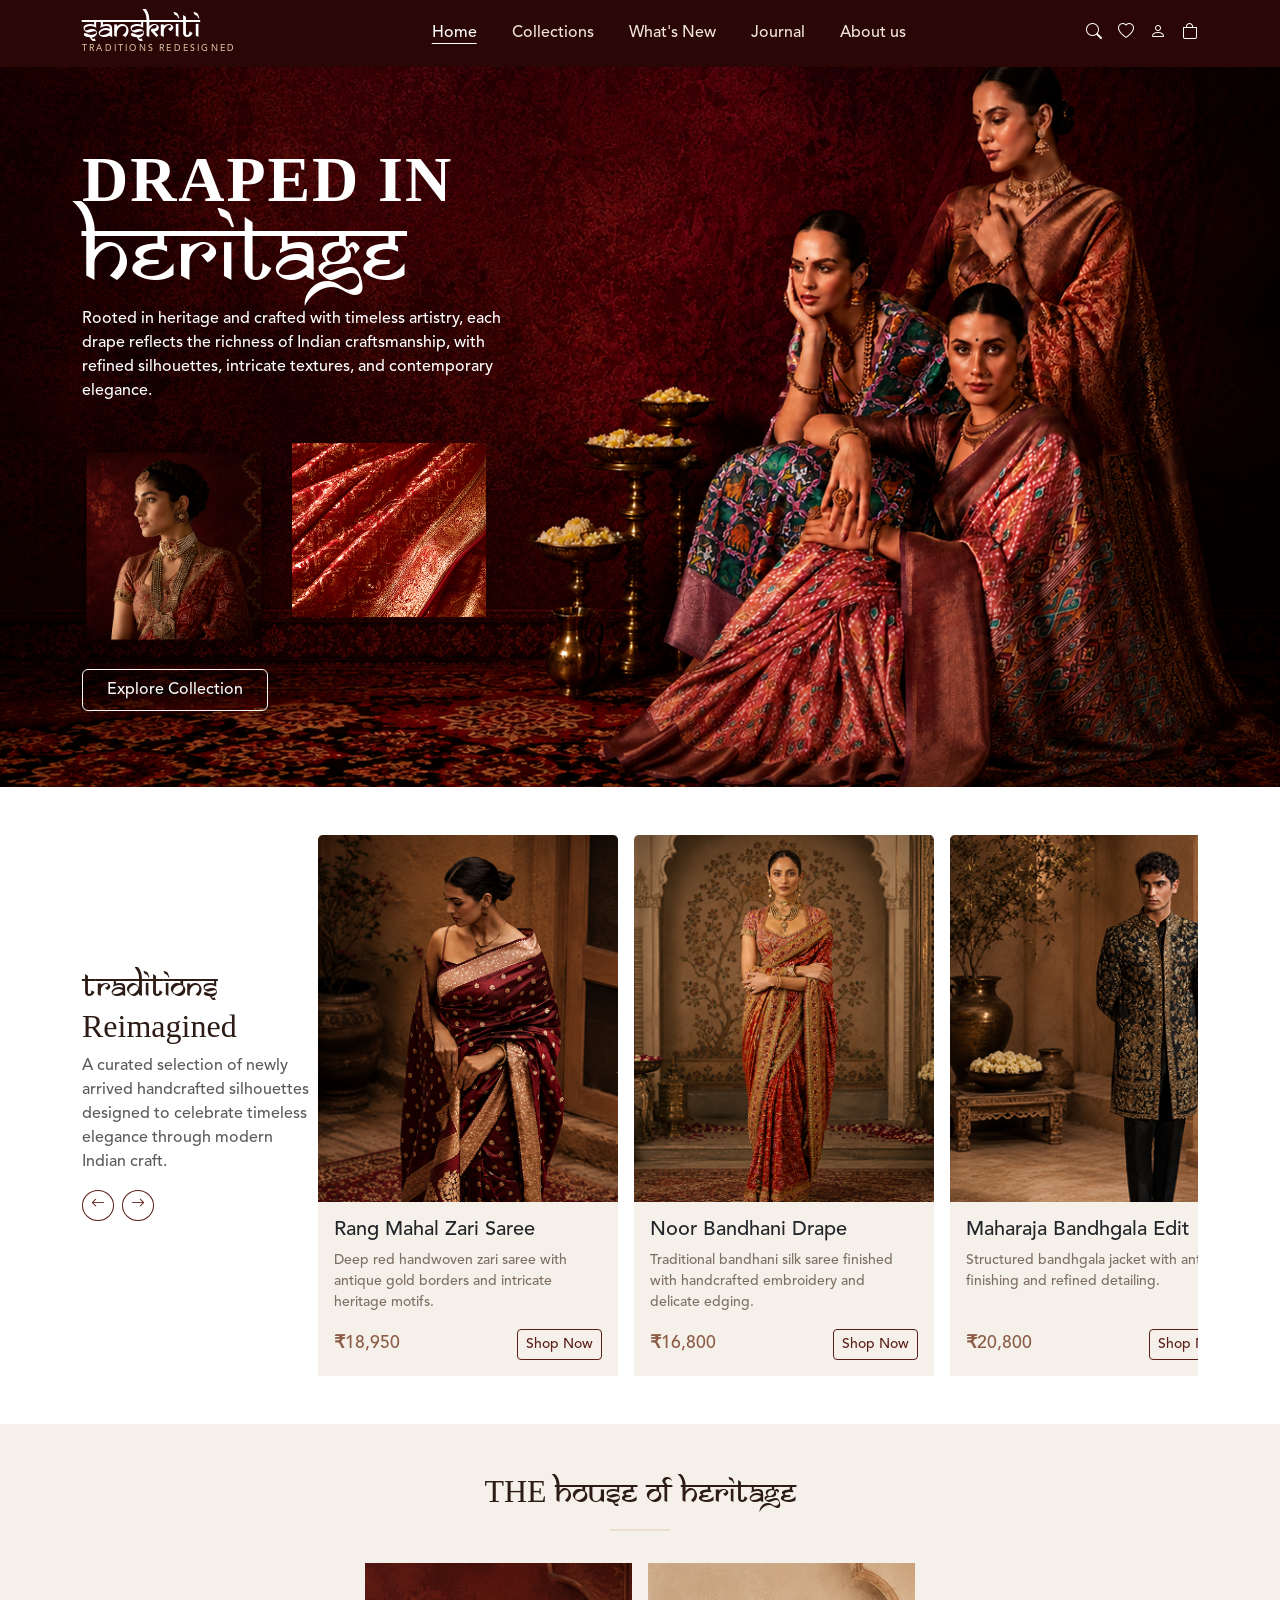
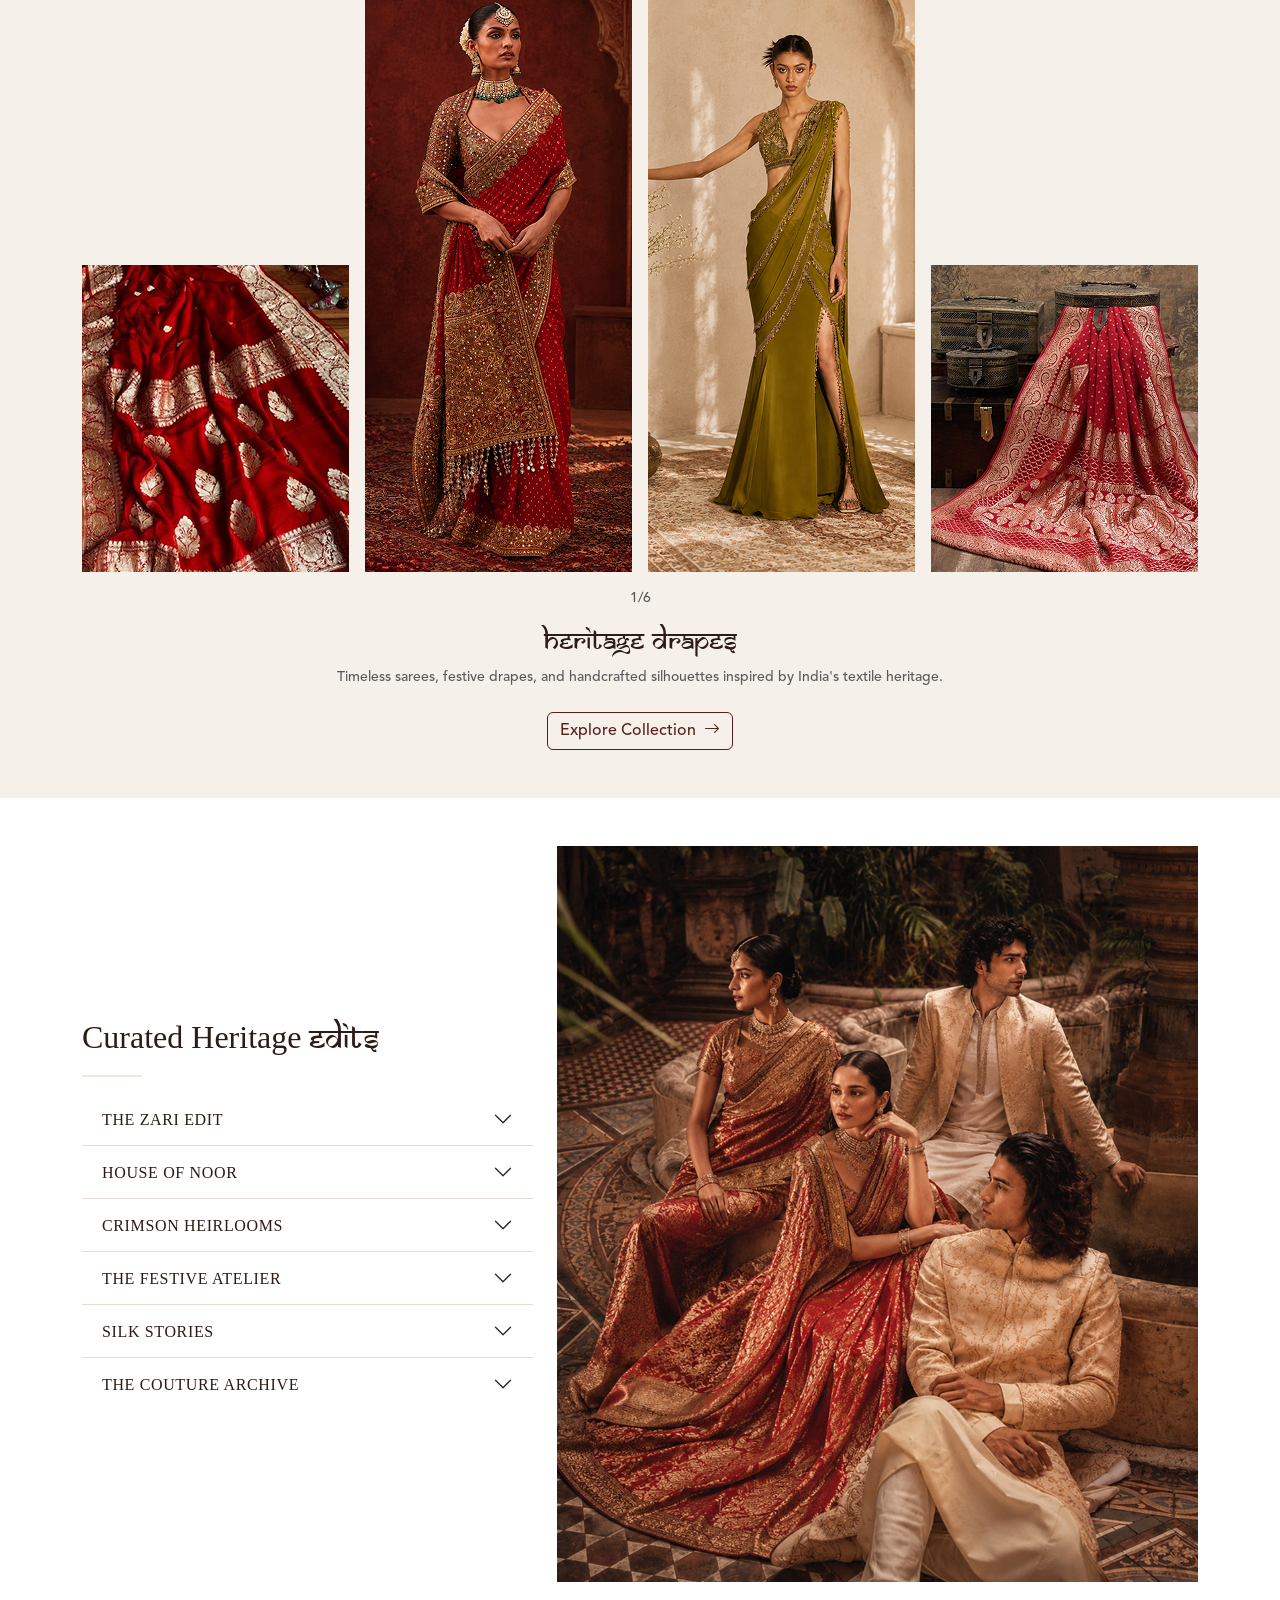
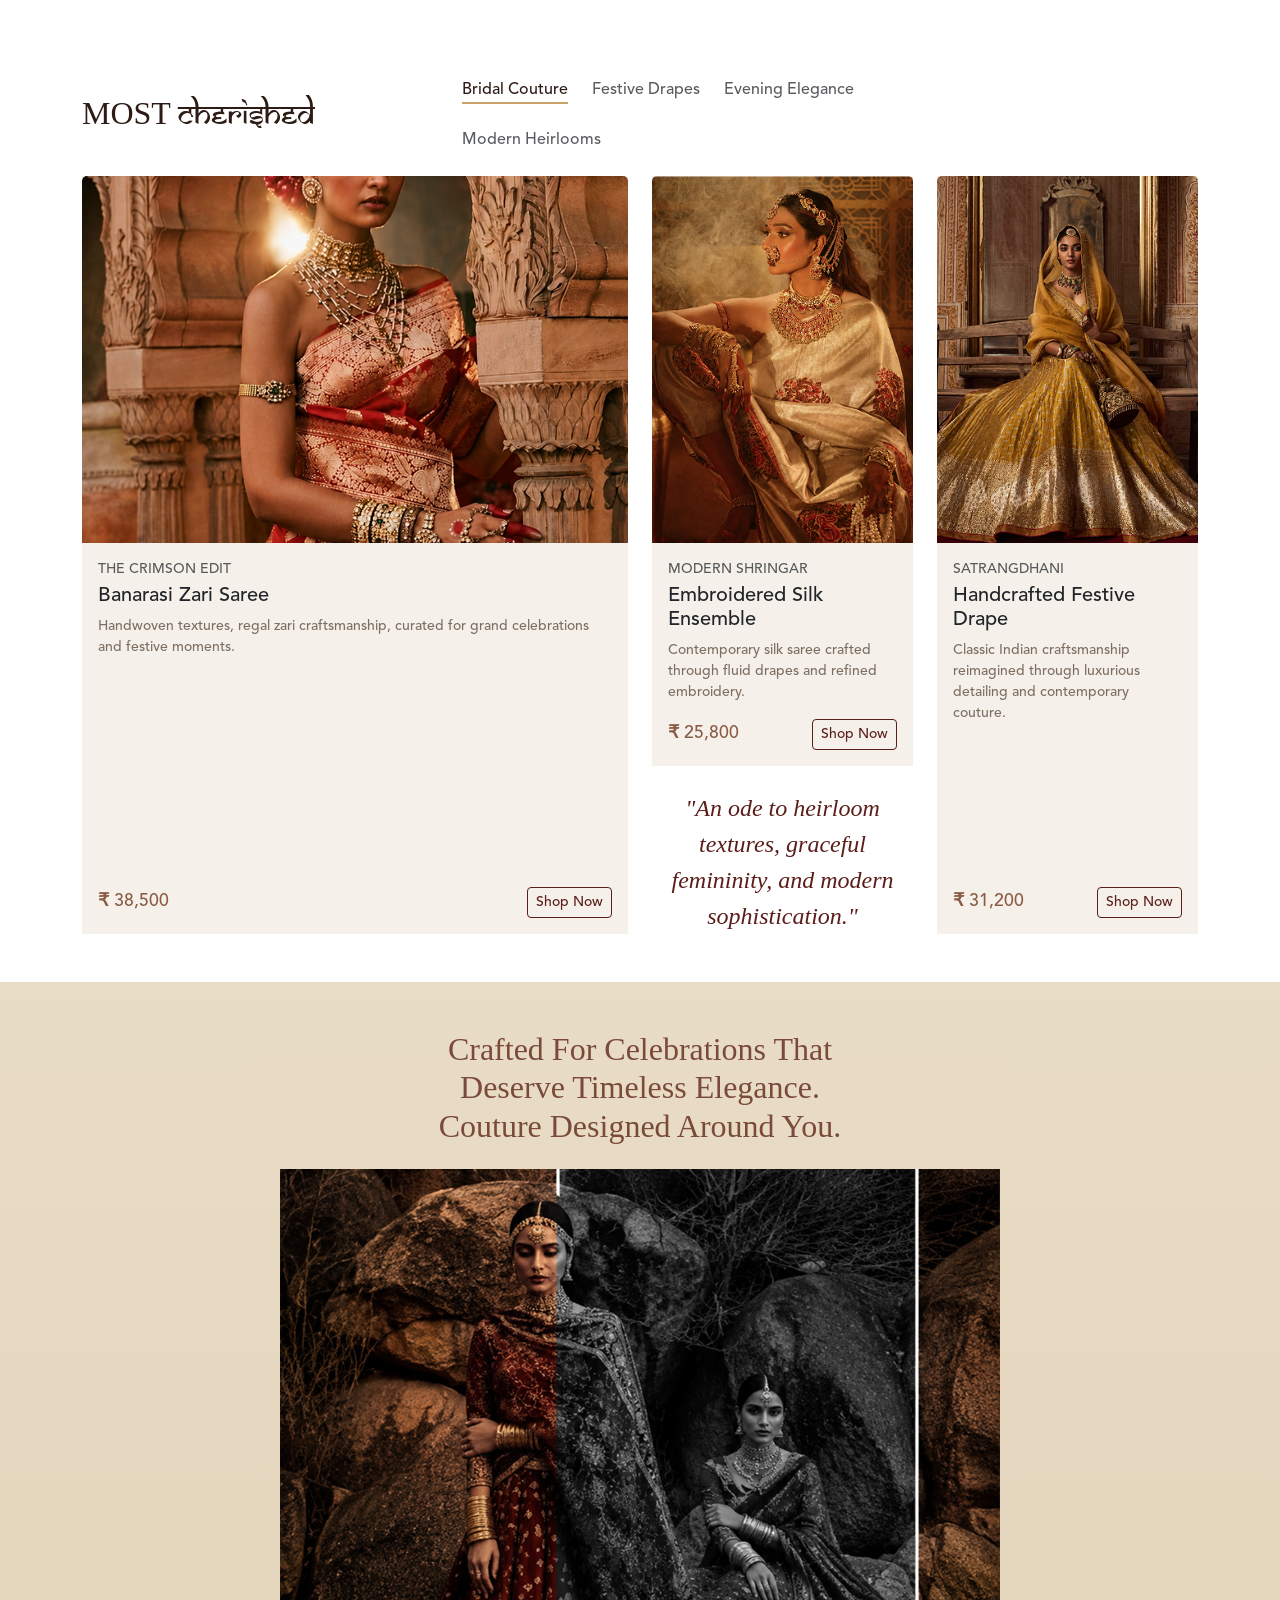
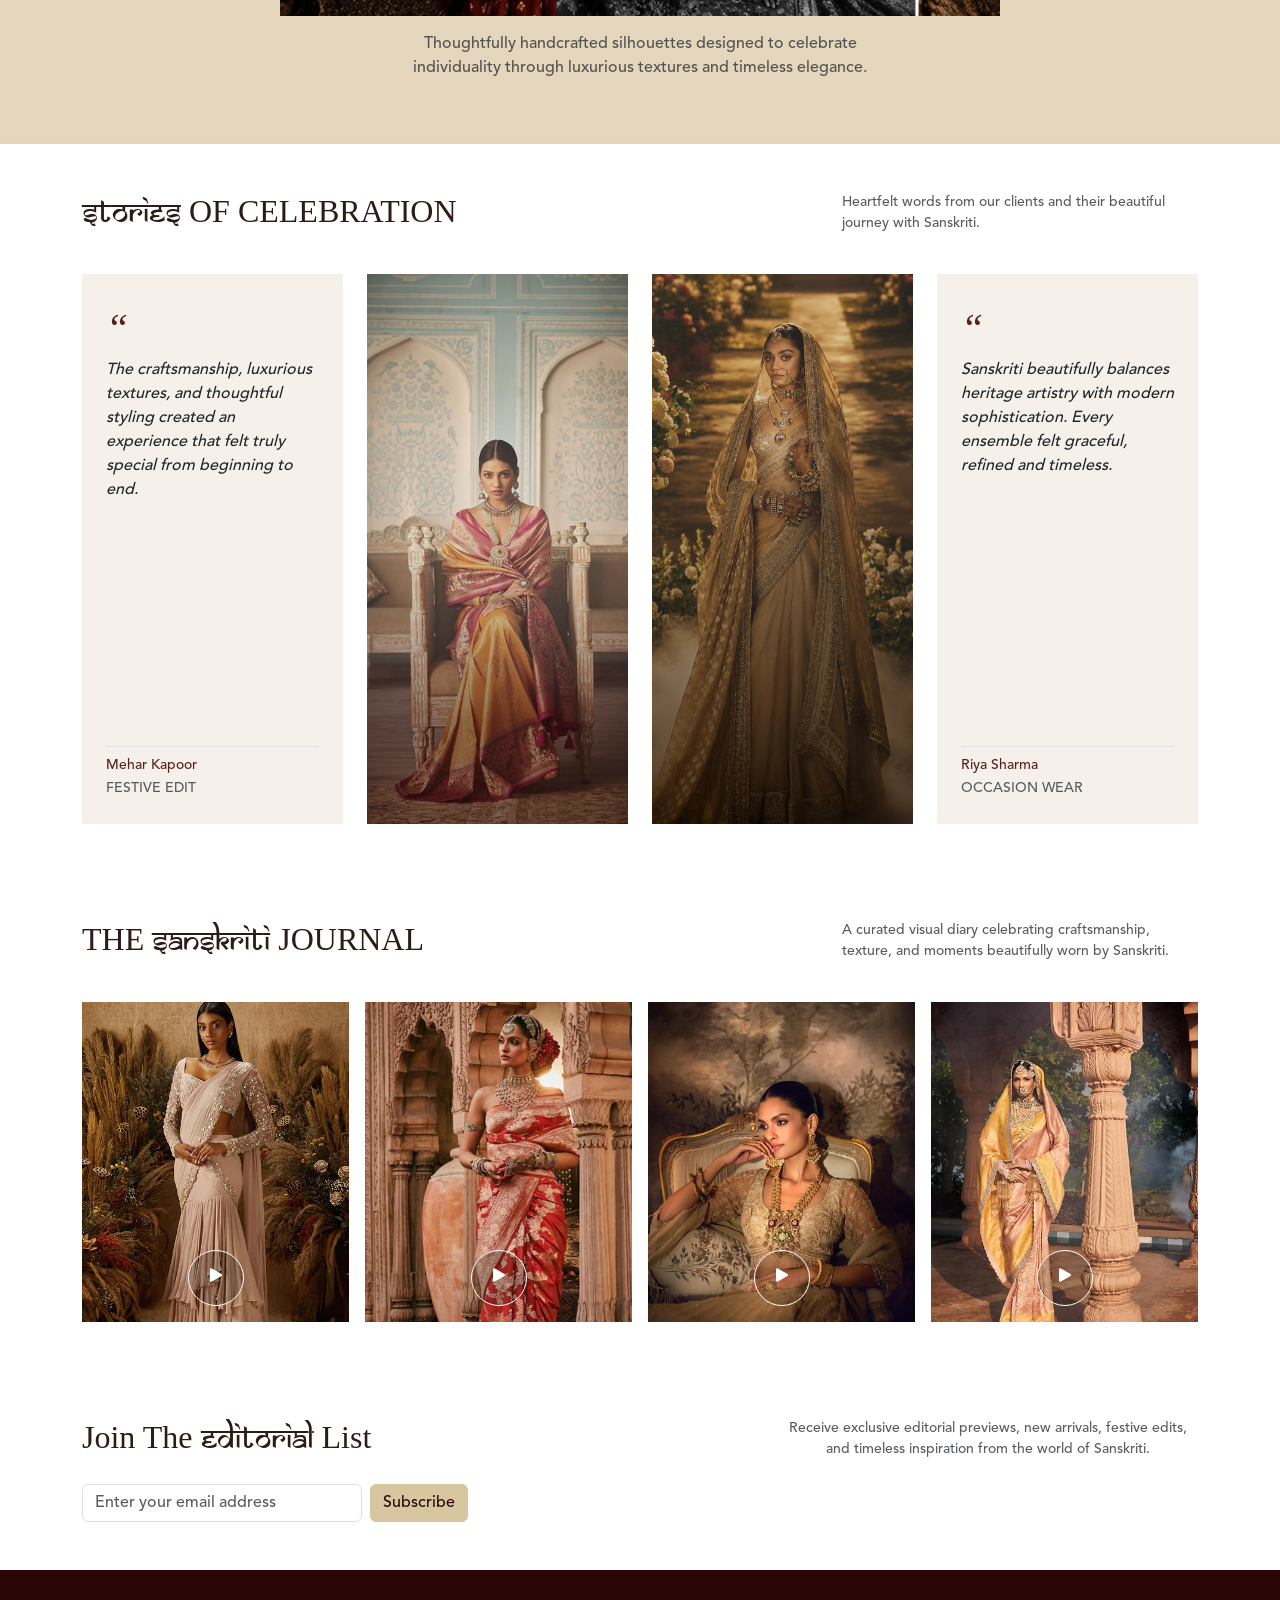
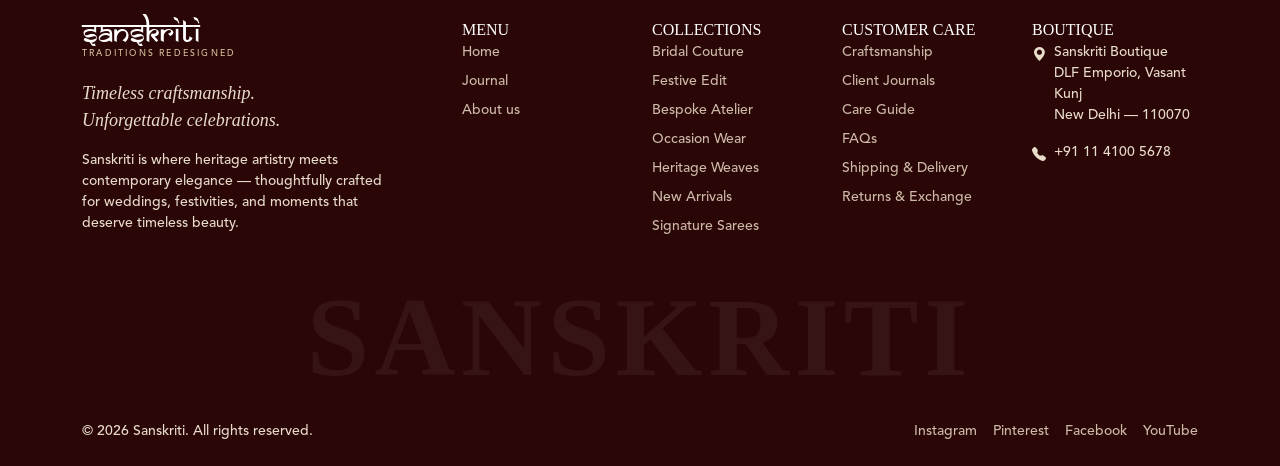
<file: index.html>
<!doctype html>
<html lang="en">
  <head>
    <meta charset="UTF-8" />
    <meta name="viewport" content="width=device-width, initial-scale=1.0" />
    <title>Sanskriti | Traditions Redesigned</title>
    <link rel="preconnect" href="https://fonts.googleapis.com" />
    <link rel="preconnect" href="https://fonts.gstatic.com" crossorigin />
    <link
      href="https://fonts.googleapis.com/css2?family=Playfair+Display:ital,wght@0,400;0,500;0,600;0,700;1,400;1,500&family=Alex+Brush&family=Jost:wght@300;400;500;600&display=swap"
      rel="stylesheet"
    />
    <link
      href="https://cdn.jsdelivr.net/npm/bootstrap@5.0.2/dist/css/bootstrap.min.css"
      rel="stylesheet"
    />
    <link
      href="https://cdn.jsdelivr.net/npm/bootstrap-icons@1.11.3/font/bootstrap-icons.css"
      rel="stylesheet"
    />
    <link href="style.css" rel="stylesheet" />
  </head>
  <body>
    <header>
      <nav class="navbar navbar-expand-lg navbar-dark site-navbar">
        <div class="container">
          <a class="navbar-brand" href="index.html"
            >sanskriti<small>Traditions Redesigned</small></a
          >
          <button
            class="navbar-toggler"
            type="button"
            data-bs-toggle="collapse"
            data-bs-target="#mainNav"
            aria-controls="mainNav"
            aria-expanded="false"
            aria-label="Toggle navigation"
          >
            <span class="navbar-toggler-icon"></span>
          </button>
          <div class="collapse navbar-collapse" id="mainNav">
            <ul class="navbar-nav mx-auto mb-2 mb-lg-0">
              <li class="nav-item">
                <a class="nav-link active" href="index.html">Home</a>
              </li>
              <li class="nav-item">
                <a class="nav-link" href="shop.html">Collections</a>
              </li>
              <li class="nav-item">
                <a class="nav-link" href="shop.html">What's New</a>
              </li>
              <li class="nav-item">
                <a class="nav-link" href="journal.html">Journal</a>
              </li>
              <li class="nav-item">
                <a class="nav-link" href="about.html">About us</a>
              </li>
            </ul>
            <div class="d-flex gap-3">
              <a class="text-white" href="#" aria-label="Search"
                ><i class="bi bi-search"></i
              ></a>
              <a class="text-white" href="#" aria-label="Wishlist"
                ><i class="bi bi-heart"></i
              ></a>
              <a class="text-white" href="#" aria-label="Account"
                ><i class="bi bi-person"></i
              ></a>
              <a class="text-white" href="#" aria-label="Bag"
                ><i class="bi bi-bag"></i
              ></a>
            </div>
          </div>
        </div>
      </nav>
    </header>
    <main>
      <section>
        <div class="img-stack hero-stack">
          <img
            class="hero-media w-100"
            src="images/herobackground.png"
            alt="Models draped in red and gold heritage sarees"
          />
          <div class="d-flex align-items-center hero-overlay">
            <div class="container text-white">
              <div class="row">
                <div class="col-lg-7">
                  <h1 class="hero-caption fw-bold mb-0">DRAPED IN</h1>
                  <p class="script hero-script mb-3">heritage</p>
                  <p class="mb-4 hero-description">
                    Rooted in heritage and crafted with timeless artistry, each
                    drape reflects the richness of Indian craftsmanship, with
                    refined silhouettes, intricate textures, and contemporary
                    elegance.
                  </p>
                  <div class="row g-3 py-3 hero-image-row">
                    <div class="col-6">
                      <img
                        class="img-fluid"
                        width="280"
                        height="360"
                        src="images/hero1.png"
                        alt="Portrait of a woman wrapped in a red heritage shawl"
                      />
                    </div>
                    <div class="col-6">
                      <img
                        class="img-fluid"
                        width="280"
                        height="360"
                        src="images/hero2.png"
                        alt="Close-up of red zari brocade fabric"
                      />
                    </div>
                  </div>
                  <a href="shop.html" class="btn btn-outline-light px-4 py-2"
                    >Explore Collection</a
                  >
                </div>
              </div>
            </div>
          </div>
        </div>
      </section>

      <section class="py-5">
        <div class="container d-flex align-items-center">
          <div class="align-items-left mb-4 gy-3">
            <div class="row-lg-8">
              <h2 id="traditionsTitle">
                <span class="script">traditions</span> Reimagined
              </h2>
              <p class="text-muted traditions-description">
                A curated selection of newly arrived handcrafted silhouettes
                designed to celebrate timeless elegance through modern Indian
                craft.
              </p>
            </div>
            <div class="row-lg-4 d-flex gap-2">
              <button
                class="btn btn-outline-maroon btn-sm rounded-circle"
                type="button"
                onclick="scrollRow('traditionsRail', -1)"
                aria-label="Previous"
              >
                <i class="bi bi-arrow-left"></i>
              </button>
              <button
                class="btn btn-outline-maroon btn-sm rounded-circle"
                type="button"
                onclick="scrollRow('traditionsRail', 1)"
                aria-label="Next"
              >
                <i class="bi bi-arrow-right"></i>
              </button>
            </div>
          </div>
          <div class="scroll-row" id="traditionsRail">
            <div class="card">
              <img
                class="card-img-top"
                src="images/new1.png"
                alt="Rang Mahal Zari Saree in deep red with antique gold borders"
              />
              <div class="card-body d-flex flex-column">
                <h3 class="card-title h5">Rang Mahal Zari Saree</h3>
                <p class="card-text small">
                  Deep red handwoven zari saree with antique gold borders and
                  intricate heritage motifs.
                </p>
                <div
                  class="d-flex justify-content-between align-items-center mt-auto"
                >
                  <span class="card-price">₹18,950</span>
                  <a href="product.html" class="btn btn-outline-maroon btn-sm"
                    >Shop Now</a
                  >
                </div>
              </div>
            </div>
            <div class="card">
              <img
                class="card-img-top"
                src="images/new2.png"
                alt="Noor Bandhani Drape in traditional bandhani silk"
              />
              <div class="card-body d-flex flex-column">
                <h3 class="card-title h5">Noor Bandhani Drape</h3>
                <p class="card-text small">
                  Traditional bandhani silk saree finished with handcrafted
                  embroidery and delicate edging.
                </p>
                <div
                  class="d-flex justify-content-between align-items-center mt-auto"
                >
                  <span class="card-price">₹16,800</span>
                  <a href="product.html" class="btn btn-outline-maroon btn-sm"
                    >Shop Now</a
                  >
                </div>
              </div>
            </div>
            <div class="card">
              <img
                class="card-img-top"
                src="images/new3.png"
                alt="Maharaja Bandhgala Edit structured jacket with antique finishing"
              />
              <div class="card-body d-flex flex-column">
                <h3 class="card-title h5">Maharaja Bandhgala Edit</h3>
                <p class="card-text small">
                  Structured bandhgala jacket with antique finishing and refined
                  detailing.
                </p>
                <div
                  class="d-flex justify-content-between align-items-center mt-auto"
                >
                  <span class="card-price">₹20,800</span>
                  <a href="product.html" class="btn btn-outline-maroon btn-sm"
                    >Shop Now</a
                  >
                </div>
              </div>
            </div>
          </div>
        </div>
      </section>

      <section class="heritage-section py-5">
        <div class="container text-center">
          <h2 id="heritageTitle">
            THE <span class="script">house of heritage</span>
          </h2>
          <hr class="ornament mx-auto my-3" />
          <div class="row justify-content-center align-items-end g-3 mt-2">
            <div class="col-6 col-md-3">
              <img
                class="gallery-img g-short"
                src="images/brand1.png"
                alt="Red brocade saree fabric detail"
              />
            </div>
            <div class="col-6 col-md-3">
              <img
                class="gallery-img g-tall"
                src="images/brand2.png"
                alt="Model in a red bridal saree beside carved wooden doors"
              />
            </div>
            <div class="col-6 col-md-3">
              <img
                class="gallery-img g-tall"
                src="images/brand3.png"
                alt="Model in an olive green silk saree"
              />
            </div>
            <div class="col-6 col-md-3">
              <img
                class="gallery-img g-short"
                src="images/brand4.png"
                alt="Folded red banarasi saree with gold border"
              />
            </div>
          </div>
          <p class="text-muted small mt-3 mb-0">1/6</p>
          <h3 class="script mt-3">Heritage Drapes</h3>
          <p class="text-muted small mx-auto heritage-description">
            Timeless sarees, festive drapes, and handcrafted silhouettes
            inspired by India's textile heritage.
          </p>
          <a href="shop.html" class="btn btn-outline-maroon mt-2"
            >Explore Collection <i class="bi bi-arrow-right ms-1"></i
          ></a>
        </div>
      </section>

      <section class="py-5">
        <div class="container">
          <div class="row align-items-center g-4">
            <div class="col-lg-5">
              <h2 id="curatedTitle">
                Curated Heritage <span class="script">edits</span>
              </h2>
              <hr class="ornament my-3 ms-0" />
              <div class="accordion accordion-flush" id="editsAccordion">
                <div class="accordion-item">
                  <h3 class="accordion-header">
                    <button
                      class="accordion-button collapsed"
                      type="button"
                      data-bs-toggle="collapse"
                      data-bs-target="#edit1"
                    >
                      The Zari Edit
                    </button>
                  </h3>
                  <div
                    id="edit1"
                    class="accordion-collapse collapse"
                    data-bs-parent="#editsAccordion"
                  >
                    <div class="accordion-body small text-muted">
                      Hand-worked zari textiles celebrating heirloom goldwork.
                    </div>
                  </div>
                </div>
                <div class="accordion-item">
                  <h3 class="accordion-header">
                    <button
                      class="accordion-button collapsed"
                      type="button"
                      data-bs-toggle="collapse"
                      data-bs-target="#edit2"
                    >
                      House of Noor
                    </button>
                  </h3>
                  <div
                    id="edit2"
                    class="accordion-collapse collapse"
                    data-bs-parent="#editsAccordion"
                  >
                    <div class="accordion-body small text-muted">
                      Refined bandhani and block-printed festive silhouettes.
                    </div>
                  </div>
                </div>
                <div class="accordion-item">
                  <h3 class="accordion-header">
                    <button
                      class="accordion-button collapsed"
                      type="button"
                      data-bs-toggle="collapse"
                      data-bs-target="#edit3"
                    >
                      Crimson Heirlooms
                    </button>
                  </h3>
                  <div
                    id="edit3"
                    class="accordion-collapse collapse"
                    data-bs-parent="#editsAccordion"
                  >
                    <div class="accordion-body small text-muted">
                      Bridal reds handcrafted for grand celebrations.
                    </div>
                  </div>
                </div>
                <div class="accordion-item">
                  <h3 class="accordion-header">
                    <button
                      class="accordion-button collapsed"
                      type="button"
                      data-bs-toggle="collapse"
                      data-bs-target="#edit4"
                    >
                      The Festive Atelier
                    </button>
                  </h3>
                  <div
                    id="edit4"
                    class="accordion-collapse collapse"
                    data-bs-parent="#editsAccordion"
                  >
                    <div class="accordion-body small text-muted">
                      Occasion wear designed for celebratory moments.
                    </div>
                  </div>
                </div>
                <div class="accordion-item">
                  <h3 class="accordion-header">
                    <button
                      class="accordion-button collapsed"
                      type="button"
                      data-bs-toggle="collapse"
                      data-bs-target="#edit5"
                    >
                      Silk Stories
                    </button>
                  </h3>
                  <div
                    id="edit5"
                    class="accordion-collapse collapse"
                    data-bs-parent="#editsAccordion"
                  >
                    <div class="accordion-body small text-muted">
                      Pure silk weaves sourced from heritage looms.
                    </div>
                  </div>
                </div>
                <div class="accordion-item">
                  <h3 class="accordion-header">
                    <button
                      class="accordion-button collapsed"
                      type="button"
                      data-bs-toggle="collapse"
                      data-bs-target="#edit6"
                    >
                      The Couture Archive
                    </button>
                  </h3>
                  <div
                    id="edit6"
                    class="accordion-collapse collapse"
                    data-bs-parent="#editsAccordion"
                  >
                    <div class="accordion-body small text-muted">
                      Archival couture pieces reimagined for today.
                    </div>
                  </div>
                </div>
              </div>
            </div>
            <div class="col-lg-7">
              <img
                class="img-fluid w-100"
                src="images/featured1.png"
                alt="Family in festive red and gold ethnic wear"
              />
            </div>
          </div>
        </div>
      </section>

      <section class="py-5">
        <div class="container">
          <div class="row align-items-center mb-4 gy-3">
            <div class="col-lg-4">
              <h2 id="cherishTitle" class="mb-0">
                MOST <span class="script">cherished</span>
              </h2>
            </div>
            <div class="col-lg-6">
              <nav class="d-flex flex-wrap gap-4" aria-label="Categories">
                <a
                  class="fw-semibold border-bottom border-2 brand-link"
                  href="#"
                  >Bridal Couture</a
                >
                <a class="text-muted" href="#">Festive Drapes</a>
                <a class="text-muted" href="#">Evening Elegance</a>
                <a class="text-muted" href="#">Modern Heirlooms</a>
              </nav>
            </div>
          </div>
          <div class="row g-4">
            <div class="col-md-6">
              <div class="card h-100">
                <img
                  class="card-img-top"
                  src="images/category1.png"
                  alt="Model wearing Banarasi Zari Saree with layered gold jewellery"
                />
                <div class="card-body d-flex flex-column">
                  <p class="text-muted text-uppercase small mb-1">
                    The Crimson Edit
                  </p>
                  <h3 class="card-title h5">Banarasi Zari Saree</h3>
                  <p class="card-text small">
                    Handwoven textures, regal zari craftsmanship, curated for
                    grand celebrations and festive moments.
                  </p>
                  <div
                    class="d-flex justify-content-between align-items-center mt-auto"
                  >
                    <span class="card-price">₹ 38,500</span>
                    <a href="product.html" class="btn btn-outline-maroon btn-sm"
                      >Shop Now</a
                    >
                  </div>
                </div>
              </div>
            </div>
            <div class="col-md-3 d-flex flex-column gap-4">
              <div class="card">
                <img
                  class="card-img-top"
                  src="images/category2.png"
                  alt="Embroidered Silk Ensemble"
                />
                <div class="card-body d-flex flex-column">
                  <p class="text-muted text-uppercase small mb-1">
                    Modern Shringar
                  </p>
                  <h3 class="card-title h5">Embroidered Silk Ensemble</h3>
                  <p class="card-text small">
                    Contemporary silk saree crafted through fluid drapes and
                    refined embroidery.
                  </p>
                  <div
                    class="d-flex justify-content-between align-items-center mt-auto"
                  >
                    <span class="card-price">₹ 25,800</span>
                    <a href="product.html" class="btn btn-outline-maroon btn-sm"
                      >Shop Now</a
                    >
                  </div>
                </div>
              </div>
              <blockquote
                class="story-quote text-center fs-4 px-3 mb-0 flex-grow-1 d-flex align-items-center justify-content-center"
              >
                "An ode to heirloom textures, graceful femininity, and modern
                sophistication."
              </blockquote>
            </div>
            <div class="col-md-3">
              <div class="card h-100">
                <img
                  class="card-img-top"
                  src="images/category3.png"
                  alt="Model in a handcrafted golden festive drape"
                />
                <div class="card-body d-flex flex-column">
                  <p class="text-muted text-uppercase small mb-1">
                    Satrangdhani
                  </p>
                  <h3 class="card-title h5">Handcrafted Festive Drape</h3>
                  <p class="card-text small">
                    Classic Indian craftsmanship reimagined through luxurious
                    detailing and contemporary couture.
                  </p>
                  <div
                    class="d-flex justify-content-between align-items-center mt-auto"
                  >
                    <span class="card-price">₹ 31,200</span>
                    <a href="product.html" class="btn btn-outline-maroon btn-sm"
                      >Shop Now</a
                    >
                  </div>
                </div>
              </div>
            </div>
          </div>
        </div>
      </section>

      <section class="cta-section py-5 text-center">
        <div class="container">
          <h2 id="ctaTitle" class="mb-4 cta-heading">
            Crafted For Celebrations That<br />Deserve Timeless Elegance.<br />Couture
            Designed Around You.
          </h2>
          <img
            class="img-fluid mb-3 cta-image"
            src="images/philosophy.png"
            alt="Dark editorial portrait of a bride in heirloom jewellery"
          />
          <p class="text-muted mx-auto cta-description">
            Thoughtfully handcrafted silhouettes designed to celebrate
            individuality through luxurious textures and timeless elegance.
          </p>
        </div>
      </section>

      <section class="py-5">
        <div class="container">
          <div class="row align-items-start mb-4 gy-3">
            <div class="col-lg-8">
              <h2 id="storiesTitle">
                <span class="script">stories</span> OF CELEBRATION
              </h2>
            </div>
            <div class="col-lg-4">
              <p class="text-muted small">
                Heartfelt words from our clients and their beautiful journey
                with Sanskriti.
              </p>
            </div>
          </div>
          <div class="row g-4">
            <div class="col-md-3">
              <div class="card p-4 h-100 mb-0">
                <p class="story-quote fs-1 mb-0" aria-hidden="true">&ldquo;</p>
                <p class="fst-italic">
                  The craftsmanship, luxurious textures, and thoughtful styling
                  created an experience that felt truly special from beginning
                  to end.
                </p>
                <div class="border-top pt-2 mt-auto">
                  <strong class="small d-block text-maroon">Mehar Kapoor</strong
                  ><small class="text-muted text-uppercase">Festive Edit</small>
                </div>
              </div>
            </div>
            <div class="col-md-3">
              <div class="img-stack h-100">
                <img
                  class="w-100 h-100 story-image"
                  src="images/story1.png"
                  alt="Bridal client portrait"
                />
              </div>
            </div>
            <div class="col-md-3">
              <div class="img-stack h-100">
                <img
                  class="w-100 h-100 story-image"
                  src="images/story4.png"
                  alt="Festive client portrait"
                />
              </div>
            </div>
            <div class="col-md-3">
              <div class="card p-4 h-100 mb-0">
                <p class="story-quote fs-1 mb-0" aria-hidden="true">&ldquo;</p>
                <p class="fst-italic">
                  Sanskriti beautifully balances heritage artistry with modern
                  sophistication. Every ensemble felt graceful, refined and
                  timeless.
                </p>
                <div class="border-top pt-2 mt-auto">
                  <strong class="small d-block text-maroon">Riya Sharma</strong
                  ><small class="text-muted text-uppercase"
                    >Occasion Wear</small
                  >
                </div>
              </div>
            </div>
          </div>
        </div>
      </section>

      <section class="py-5">
        <div class="container">
          <div class="row align-items-start mb-4 gy-3">
            <div class="col-lg-8">
              <h2 id="journalTitle">
                THE <span class="script">sanskriti</span> JOURNAL
              </h2>
            </div>
            <div class="col-lg-4">
              <p class="text-muted small">
                A curated visual diary celebrating craftsmanship, texture, and
                moments beautifully worn by Sanskriti.
              </p>
            </div>
          </div>
          <div class="row row-cols-2 row-cols-lg-4 g-3">
            <div class="col">
              <a class="img-stack" href="#" aria-label="Play journal film 1"
                ><img
                  class="thumb-media w-100"
                  src="images/instagram1.png"
                  alt="Journal entry featuring festive drape styling" /><span
                  class="thumb-play d-flex align-items-center mx-auto justify-content-center rounded-circle align-self-end justify-self-center mb-3"
                  ><i class="bi bi-play-fill fs-4"></i></span
              ></a>
            </div>
            <div class="col">
              <a class="img-stack" href="#" aria-label="Play journal film 2"
                ><img
                  class="thumb-media w-100"
                  src="images/instagram2.png"
                  alt="Journal entry featuring bridal styling" /><span
                  class="thumb-play d-flex align-items-center mx-auto justify-content-center rounded-circle align-self-end justify-self-center mb-3"
                  ><i class="bi bi-play-fill fs-4"></i></span
              ></a>
            </div>
            <div class="col">
              <a class="img-stack" href="#" aria-label="Play journal film 3"
                ><img
                  class="thumb-media w-100"
                  src="images/instagram3.png"
                  alt="Journal entry featuring silk saree draping" /><span
                  class="thumb-play d-flex align-items-center mx-auto justify-content-center rounded-circle align-self-end justify-self-center mb-3"
                  ><i class="bi bi-play-fill fs-4"></i></span
              ></a>
            </div>
            <div class="col">
              <a class="img-stack" href="#" aria-label="Play journal film 4"
                ><img
                  class="thumb-media w-100"
                  src="images/instagram4.png"
                  alt="Journal entry featuring heritage weave detail" /><span
                  class="thumb-play d-flex align-items-center mx-auto justify-content-center rounded-circle align-self-end justify-self-center mb-3"
                  ><i class="bi bi-play-fill fs-4"></i></span
              ></a>
            </div>
          </div>
        </div>
      </section>

      <section class="py-5 text-center">
        <div class="container">
          <div class="d-flex justify-content-between">
            <h2 id="newsTitle" class="mb-2">
              Join The <span class="script">editorial</span> List
            </h2>
            <p class="text-muted small mb-4 newsletter-description">
              Receive exclusive editorial previews, new arrivals, festive edits,
              and timeless inspiration from the world of Sanskriti.
            </p>
          </div>
          <form class="row row-cols-auto g-2" onsubmit="return false;">
            <div class="col">
              <input
                type="email"
                class="form-control newsletter-input"
                placeholder="Enter your email address"
                aria-label="Email address"
                required
              />
            </div>
            <div class="col">
              <button type="submit" class="btn btn-tan">Subscribe</button>
            </div>
          </form>
        </div>
      </section>
    </main>
    <footer class="footer pt-5 pb-4">
      <div class="container">
        <div class="row gy-4">
          <div class="col-lg-4">
            <a class="navbar-brand text-white d-inline-block" href="index.html"
              >sanskriti<small>Traditions Redesigned</small></a
            >
            <p class="footer-tagline mt-3 mb-0">
              Timeless craftsmanship.<br />Unforgettable celebrations.
            </p>
            <p class="small footer-description mt-3">
              Sanskriti is where heritage artistry meets contemporary elegance —
              thoughtfully crafted for weddings, festivities, and moments that
              deserve timeless beauty.
            </p>
          </div>
          <div class="col-6 col-lg-2">
            <div class="h6-title">Menu</div>
            <ul class="list-unstyled small">
              <li class="mb-2"><a href="index.html">Home</a></li>
              <li class="mb-2"><a href="journal.html">Journal</a></li>
              <li class="mb-2"><a href="about.html">About us</a></li>
            </ul>
          </div>
          <div class="col-6 col-lg-2">
            <div class="h6-title">Collections</div>
            <ul class="list-unstyled small">
              <li class="mb-2"><a href="#">Bridal Couture</a></li>
              <li class="mb-2"><a href="#">Festive Edit</a></li>
              <li class="mb-2"><a href="#">Bespoke Atelier</a></li>
              <li class="mb-2"><a href="#">Occasion Wear</a></li>
              <li class="mb-2"><a href="#">Heritage Weaves</a></li>
              <li class="mb-2"><a href="#">New Arrivals</a></li>
              <li class="mb-2"><a href="#">Signature Sarees</a></li>
            </ul>
          </div>
          <div class="col-6 col-lg-2">
            <div class="h6-title">Customer Care</div>
            <ul class="list-unstyled small">
              <li class="mb-2"><a href="#">Craftsmanship</a></li>
              <li class="mb-2"><a href="#">Client Journals</a></li>
              <li class="mb-2"><a href="#">Care Guide</a></li>
              <li class="mb-2"><a href="#">FAQs</a></li>
              <li class="mb-2"><a href="#">Shipping &amp; Delivery</a></li>
              <li class="mb-2"><a href="#">Returns &amp; Exchange</a></li>
            </ul>
          </div>
          <div class="col-6 col-lg-2">
            <div class="h6-title">Boutique</div>
            <p class="small d-flex align-items-start gap-2">
              <i class="bi bi-geo-alt-fill mt-1"></i>Sanskriti Boutique<br />DLF
              Emporio, Vasant Kunj<br />New Delhi — 110070
            </p>
            <p class="small d-flex align-items-start gap-2">
              <i class="bi bi-telephone-fill mt-1"></i>+91 11 4100 5678
            </p>
          </div>
        </div>
        <p class="footer-watermark text-center mb-0" aria-hidden="true">
          SANSKRITI
        </p>

        <div
          class="d-flex flex-wrap justify-content-between align-items-center gap-3"
        >
          <p class="small mb-0">&copy; 2026 Sanskriti. All rights reserved.</p>
          <div class="d-flex gap-3 small">
            <a href="#">Instagram</a><a href="#">Pinterest</a
            ><a href="#">Facebook</a><a href="#">YouTube</a>
          </div>
        </div>
      </div>
    </footer>

    <script src="https://cdn.jsdelivr.net/npm/bootstrap@5.0.2/dist/js/bootstrap.bundle.min.js"></script>
    <script>
      function scrollRow(id, dir) {
        document
          .getElementById(id)
          .scrollBy({ left: dir * 320, behavior: "smooth" });
      }
    </script>
  </body>
</html>
</file>
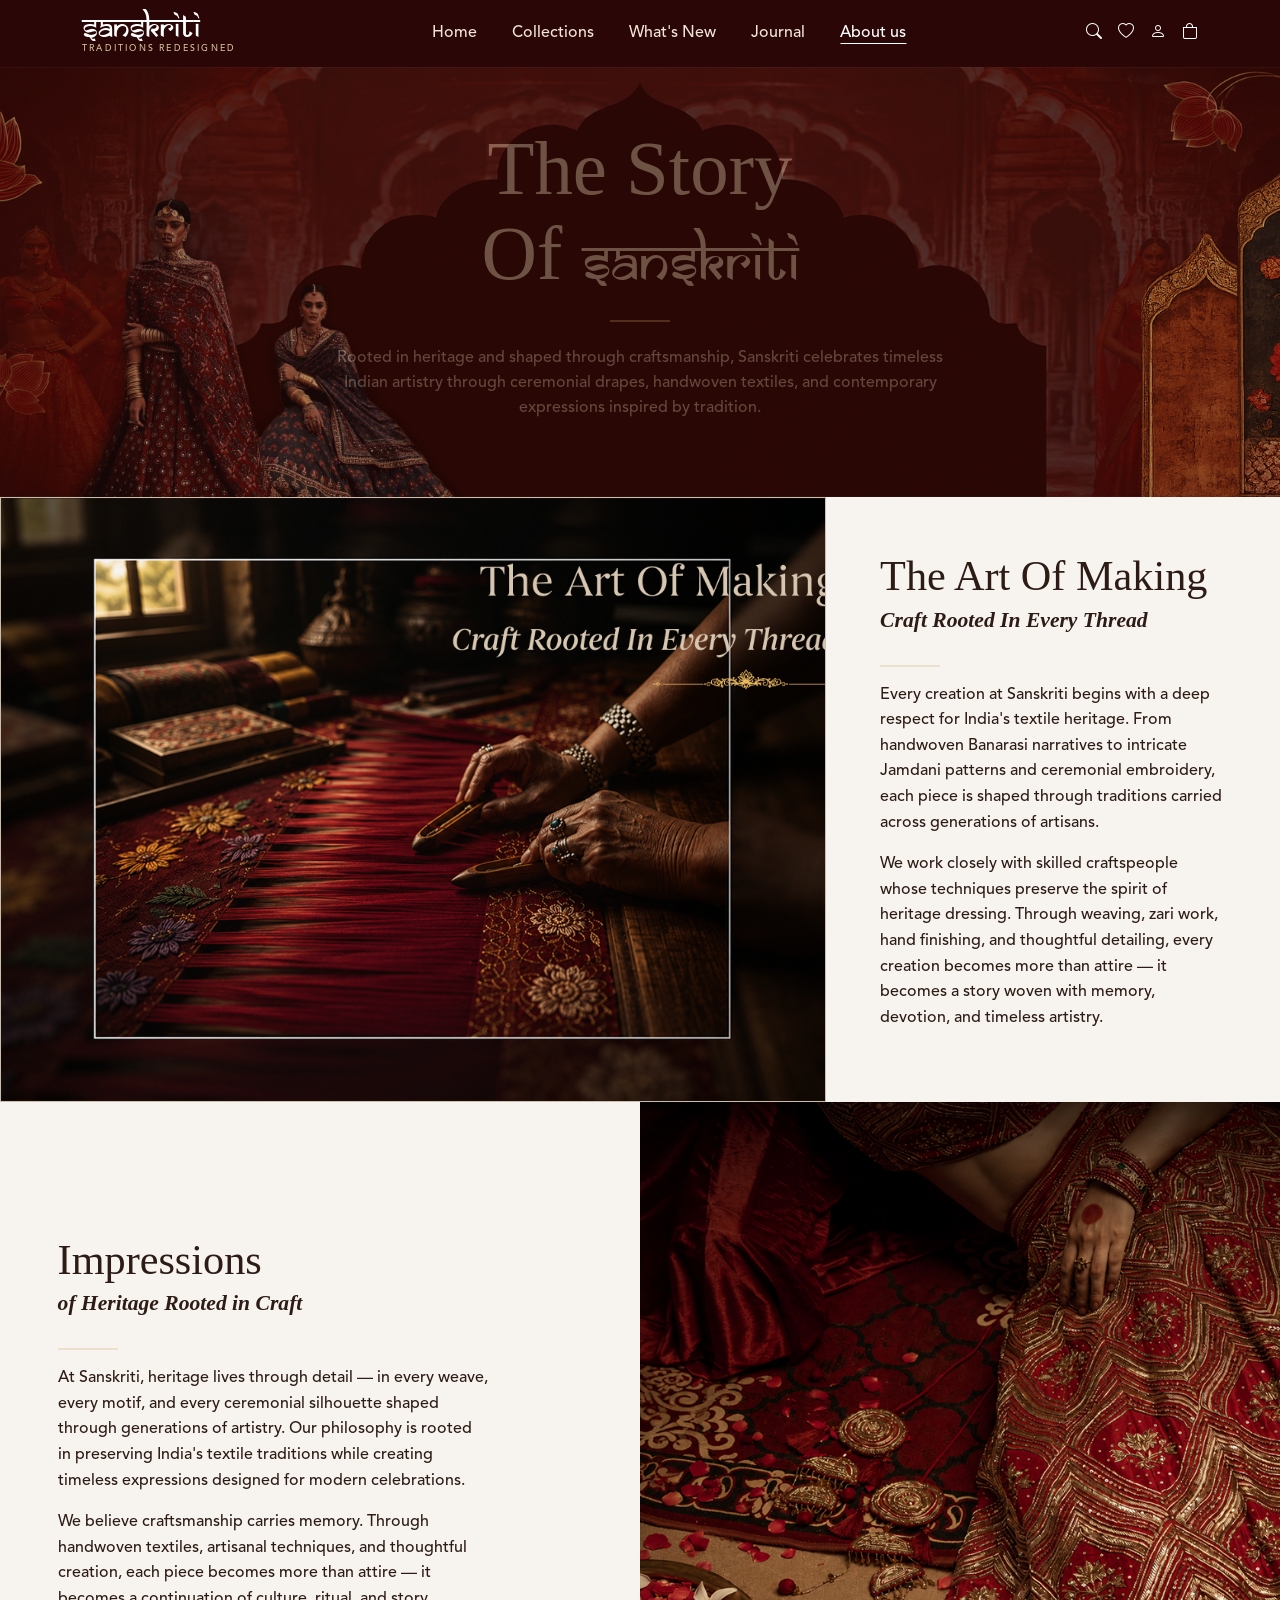
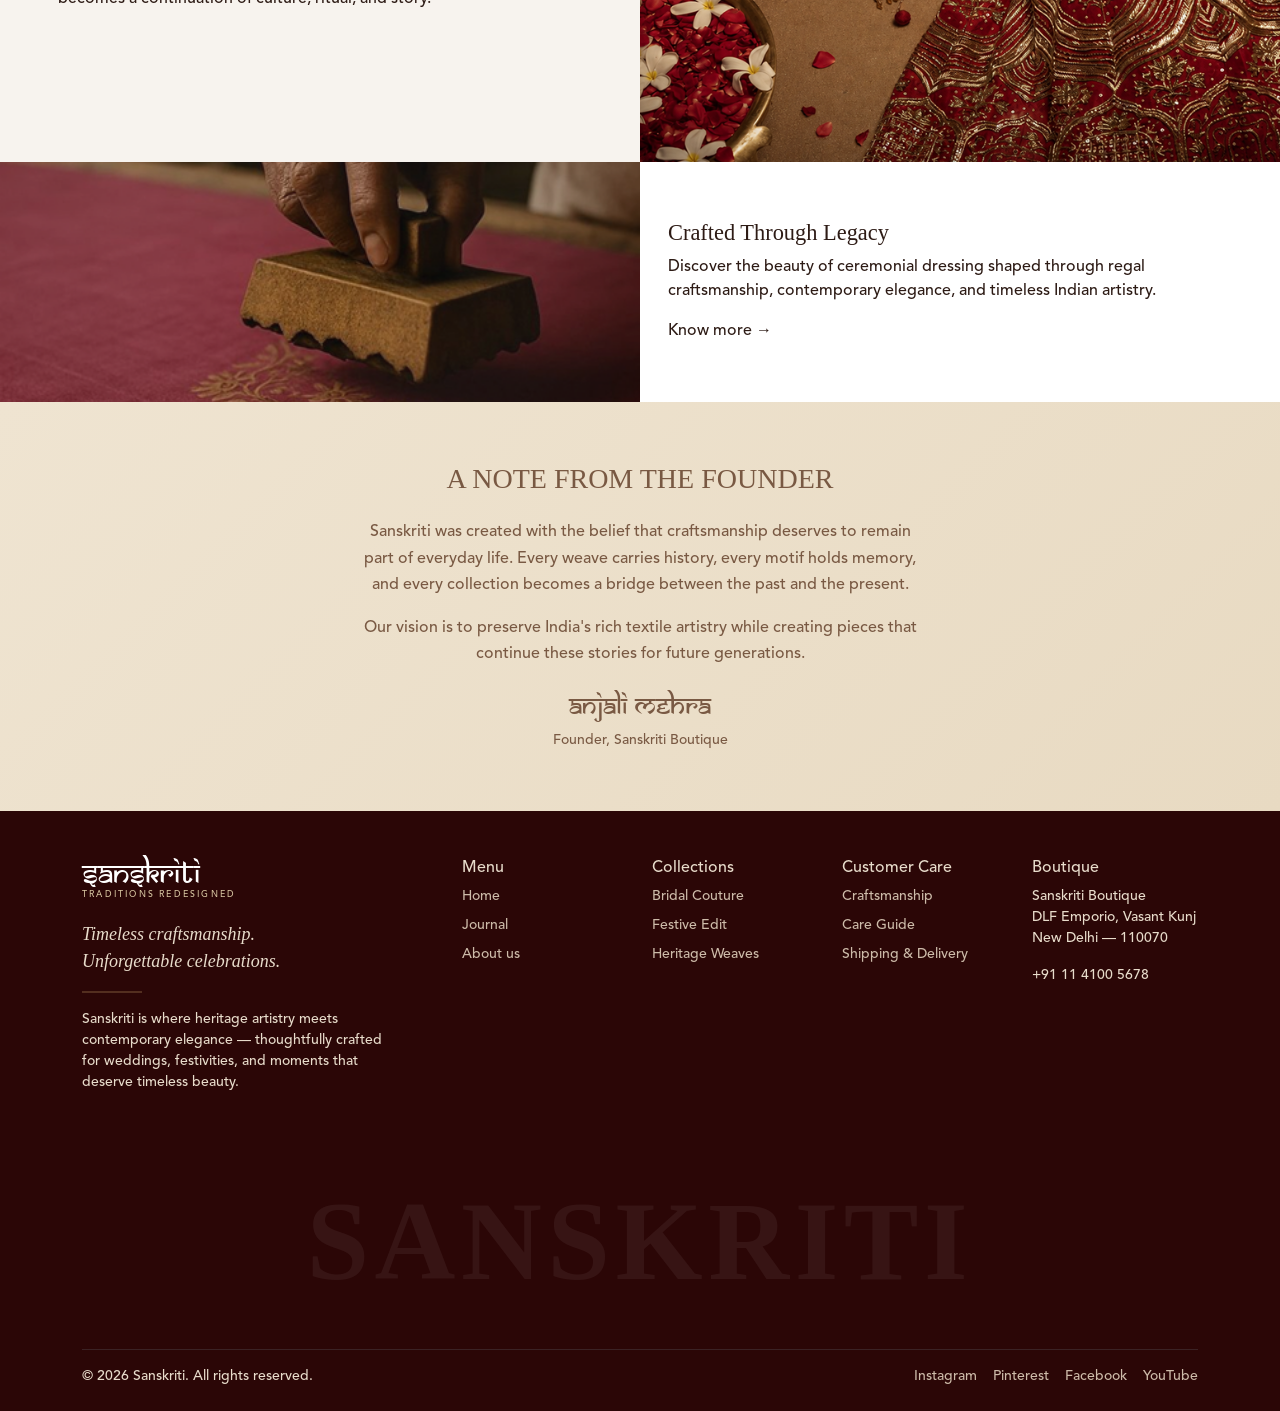
<file: about.html>
<!doctype html>
<html lang="en">
  <head>
    <meta charset="UTF-8" />
    <meta name="viewport" content="width=device-width, initial-scale=1" />
    <title>Journal | Sanskriti</title>
    <link rel="preconnect" href="https://fonts.googleapis.com" />
    <link rel="preconnect" href="https://fonts.gstatic.com" crossorigin />
    <link
      href="https://fonts.googleapis.com/css2?family=Playfair+Display:ital,wght@0,400;0,500;0,600;0,700;1,400;1,500&family=Alex+Brush&family=Jost:wght@300;400;500;600&display=swap"
      rel="stylesheet"
    />
    <link
      href="https://cdn.jsdelivr.net/npm/bootstrap@5.0.2/dist/css/bootstrap.min.css"
      rel="stylesheet"
    />
    <link
      href="https://cdn.jsdelivr.net/npm/bootstrap-icons@1.11.3/font/bootstrap-icons.css"
      rel="stylesheet"
    />
    <link href="style.css" rel="stylesheet" />
  </head>
  <body class="journal-page">
    <header>
      <nav class="navbar navbar-expand-lg navbar-dark site-navbar">
        <div class="container">
          <a class="navbar-brand" href="index.html"
            >sanskriti<small>Traditions Redesigned</small></a
          >
          <button
            class="navbar-toggler"
            type="button"
            data-bs-toggle="collapse"
            data-bs-target="#mainNav"
            aria-controls="mainNav"
            aria-expanded="false"
            aria-label="Toggle navigation"
          >
            <span class="navbar-toggler-icon"></span>
          </button>
          <div class="collapse navbar-collapse" id="mainNav">
            <ul class="navbar-nav mx-auto mb-2 mb-lg-0">
              <li class="nav-item">
                <a class="nav-link" href="index.html">Home</a>
              </li>
              <li class="nav-item">
                <a class="nav-link" href="shop.html">Collections</a>
              </li>
              <li class="nav-item">
                <a class="nav-link" href="shop.html">What's New</a>
              </li>
              <li class="nav-item">
                <a
                  class="nav-link"
                  href="journal.html"
                  aria-current="page"
                  >Journal</a
                >
              </li>
              <li class="nav-item">
                <a class="nav-link active" href="about.html" aria-current="page">About us</a>
              </li>
            </ul>
            <div class="d-flex gap-3">
              <a class="text-white" href="#" aria-label="Search"
                ><i class="bi bi-search"></i
              ></a>
              <a class="text-white" href="#" aria-label="Wishlist"
                ><i class="bi bi-heart"></i
              ></a>
              <a class="text-white" href="#" aria-label="Account"
                ><i class="bi bi-person"></i
              ></a>
              <a class="text-white" href="#" aria-label="Bag"
                ><i class="bi bi-bag"></i
              ></a>
            </div>
          </div>
        </div>
      </nav>
    </header>

     <main>
    <section class="about-hero" aria-labelledby="aboutHeroTitle">
      <img src="images/about-us bg.png" alt="">
      <div class="about-hero-copy">
        <h1 id="aboutHeroTitle">The Story<br>Of <span class="script">sanskriti</span></h1>
        <hr class="ornament my-4">
        <p>Rooted in heritage and shaped through craftsmanship, Sanskriti celebrates timeless Indian artistry through ceremonial drapes, handwoven textiles, and contemporary expressions inspired by tradition.</p>
      </div>
    </section>

    <section class="about-split" aria-labelledby="makingTitle">
      <div class="about-craft-photo">
        <img src="images/about1.png" alt="An artisan hand-finishing embroidered silk fabric">
      </div>
      <div class="about-copy-panel">
        <h2 id="makingTitle">The Art Of Making</h2>
        <p class="lead">Craft Rooted In Every Thread</p>
        <hr class="ornament ms-0 my-3">
        <p>Every creation at Sanskriti begins with a deep respect for India's textile heritage. From handwoven Banarasi narratives to intricate Jamdani patterns and ceremonial embroidery, each piece is shaped through traditions carried across generations of artisans.</p>
        <p>We work closely with skilled craftspeople whose techniques preserve the spirit of heritage dressing. Through weaving, zari work, hand finishing, and thoughtful detailing, every creation becomes more than attire — it becomes a story woven with memory, devotion, and timeless artistry.</p>
      </div>
    </section>

    <section class="about-impressions" aria-labelledby="impressionsTitle">
      <div class="about-impressions-copy">
        <h2 id="impressionsTitle">Impressions</h2>
        <p class="lead">of Heritage Rooted in Craft</p>
        <hr class="ornament ms-0 my-3">
        <p>At Sanskriti, heritage lives through detail — in every weave, every motif, and every ceremonial silhouette shaped through generations of artistry. Our philosophy is rooted in preserving India's textile traditions while creating timeless expressions designed for modern celebrations.</p>
        <p>We believe craftsmanship carries memory. Through handwoven textiles, artisanal techniques, and thoughtful creation, each piece becomes more than attire — it becomes a continuation of culture, ritual, and story.</p>
      </div>
      <img class="about-impressions-image" src="images/about2.png" alt="Close detail of a red bridal textile and traditional jewellery">
    </section>

    <section class="about-detail-row" aria-label="Crafted through legacy">
      <img src="images/about3.png" alt="A craftsperson hand-stamping a textile">
      <div class="about-detail-copy">
        <h3>Crafted Through Legacy</h3>
        <p>Discover the beauty of ceremonial dressing shaped through regal craftsmanship, contemporary elegance, and timeless Indian artistry.</p>
        <a href="journal.html">Know more <span aria-hidden="true">→</span></a>
      </div>
    </section>

    <section class="founder-note" aria-labelledby="founderTitle">
      <h2 id="founderTitle" class="h3 text-uppercase">A Note From The Founder</h2>
      <p class="mt-3">Sanskriti was created with the belief that craftsmanship deserves to remain part of everyday life. Every weave carries history, every motif holds memory, and every collection becomes a bridge between the past and the present.</p>
      <p>Our vision is to preserve India's rich textile artistry while creating pieces that continue these stories for future generations.</p>
      <p class="script fs-3 mb-0">Anjali Mehra</p>
      <small>Founder, Sanskriti Boutique</small>
    </section>
  </main>

    <footer class="footer pt-5 pb-4">
      <div class="container">
        <div class="row gy-4">
          <div class="col-lg-4">
            <a class="navbar-brand text-white d-inline-block" href="index.html"
              >sanskriti<small>Traditions Redesigned</small></a
            >
            <p class="footer-tagline mt-3 mb-0">
              Timeless craftsmanship.<br />Unforgettable celebrations.
            </p>
            <hr class="ornament my-3 ms-0" />
            <p class="small footer-description">
              Sanskriti is where heritage artistry meets contemporary elegance —
              thoughtfully crafted for weddings, festivities, and moments that
              deserve timeless beauty.
            </p>
          </div>
          <div class="col-6 col-lg-2">
            <h6>Menu</h6>
            <ul class="list-unstyled small">
              <li class="mb-2"><a href="index.html">Home</a></li>
              <li class="mb-2"><a href="journal.html">Journal</a></li>
              <li class="mb-2"><a href="about.html">About us</a></li>
            </ul>
          </div>
          <div class="col-6 col-lg-2">
            <h6>Collections</h6>
            <ul class="list-unstyled small">
              <li class="mb-2"><a href="shop.html">Bridal Couture</a></li>
              <li class="mb-2"><a href="shop.html">Festive Edit</a></li>
              <li class="mb-2"><a href="shop.html">Heritage Weaves</a></li>
            </ul>
          </div>
          <div class="col-6 col-lg-2">
            <h6>Customer Care</h6>
            <ul class="list-unstyled small">
              <li class="mb-2"><a href="#">Craftsmanship</a></li>
              <li class="mb-2"><a href="#">Care Guide</a></li>
              <li class="mb-2"><a href="#">Shipping &amp; Delivery</a></li>
            </ul>
          </div>
          <div class="col-6 col-lg-2">
            <h6>Boutique</h6>
            <p class="small">
              Sanskriti Boutique<br />DLF Emporio, Vasant Kunj<br />New Delhi —
              110070
            </p>
            <p class="small">+91 11 4100 5678</p>
          </div>
        </div>
        <p class="footer-watermark text-center mt-5 mb-0" aria-hidden="true">
          SANSKRITI
        </p>
        <hr class="border-secondary mt-4" />
        <div
          class="d-flex flex-wrap justify-content-between align-items-center gap-3"
        >
          <p class="small mb-0">&copy; 2026 Sanskriti. All rights reserved.</p>
          <div class="d-flex gap-3 small">
            <a href="#">Instagram</a><a href="#">Pinterest</a
            ><a href="#">Facebook</a><a href="#">YouTube</a>
          </div>
        </div>
      </div>
    </footer>
    <script src="https://cdn.jsdelivr.net/npm/bootstrap@5.0.2/dist/js/bootstrap.bundle.min.js"></script>
  </body>
</html>
</file>
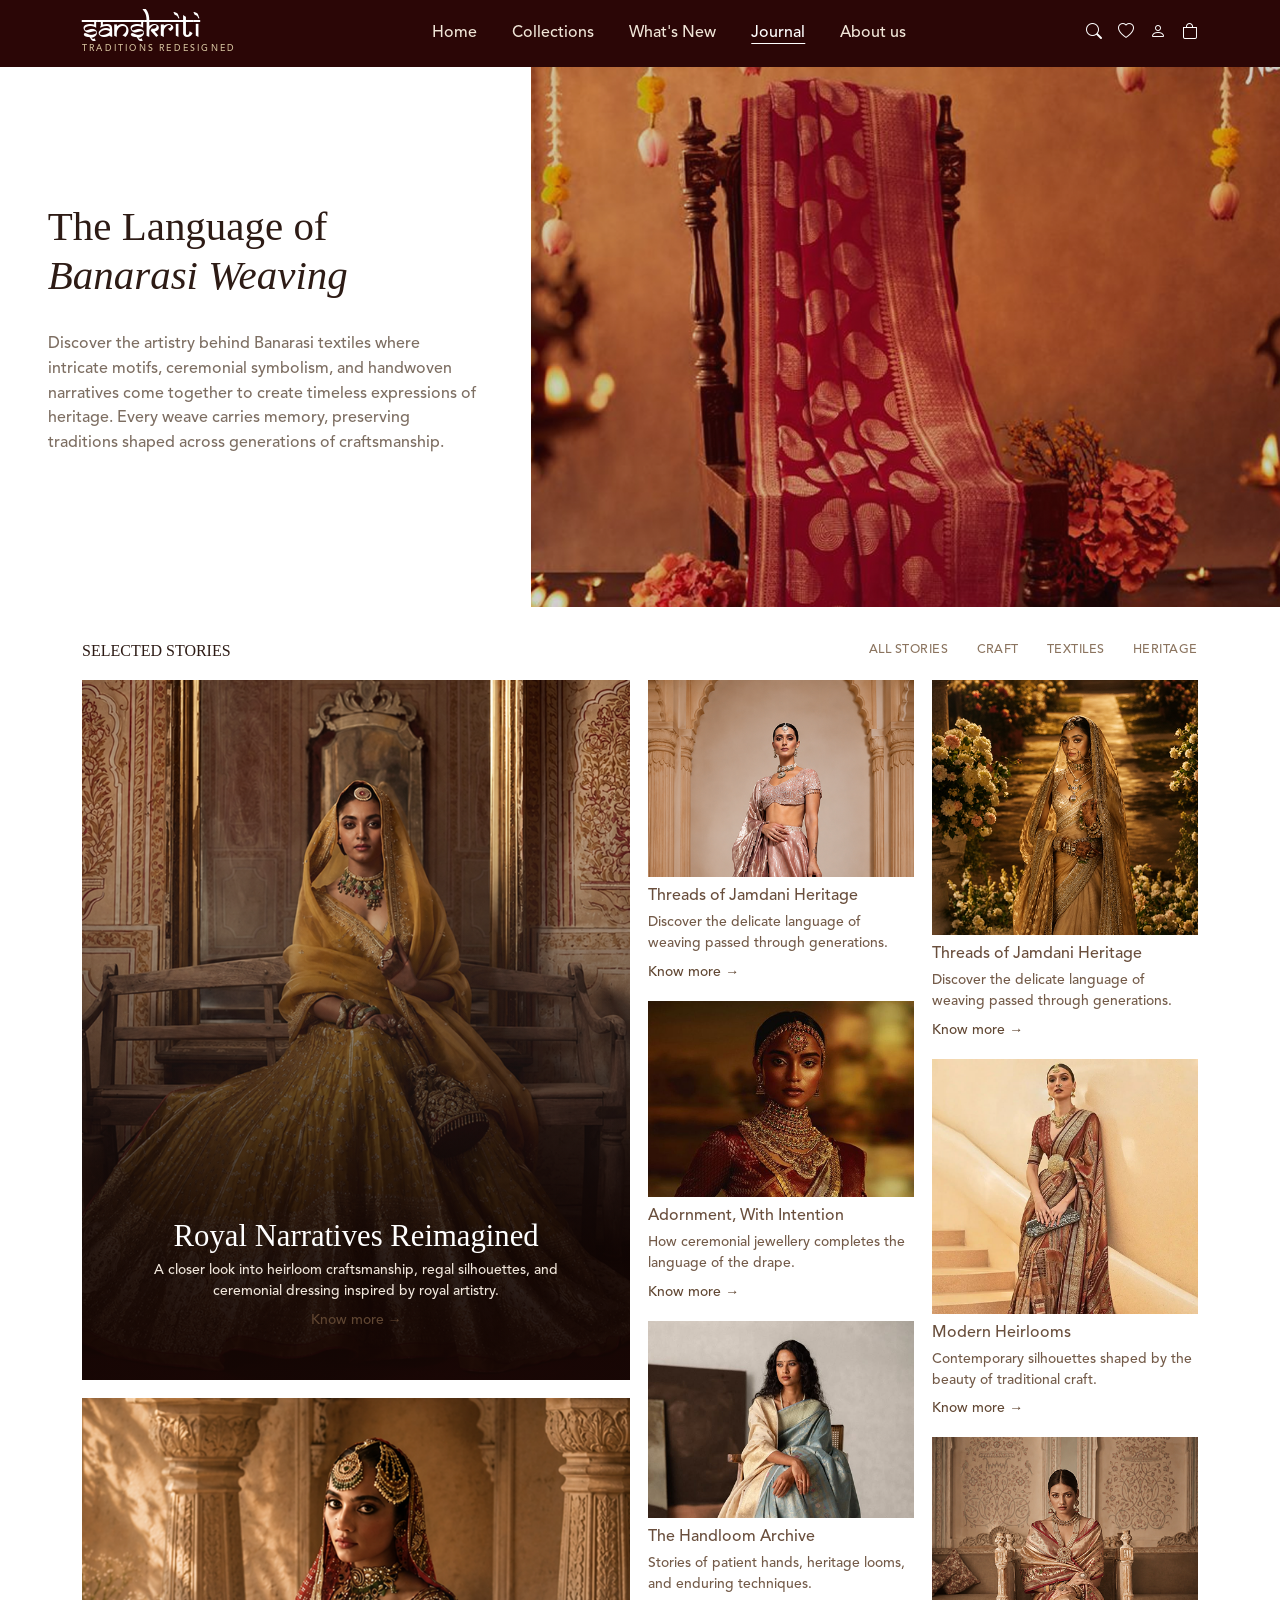
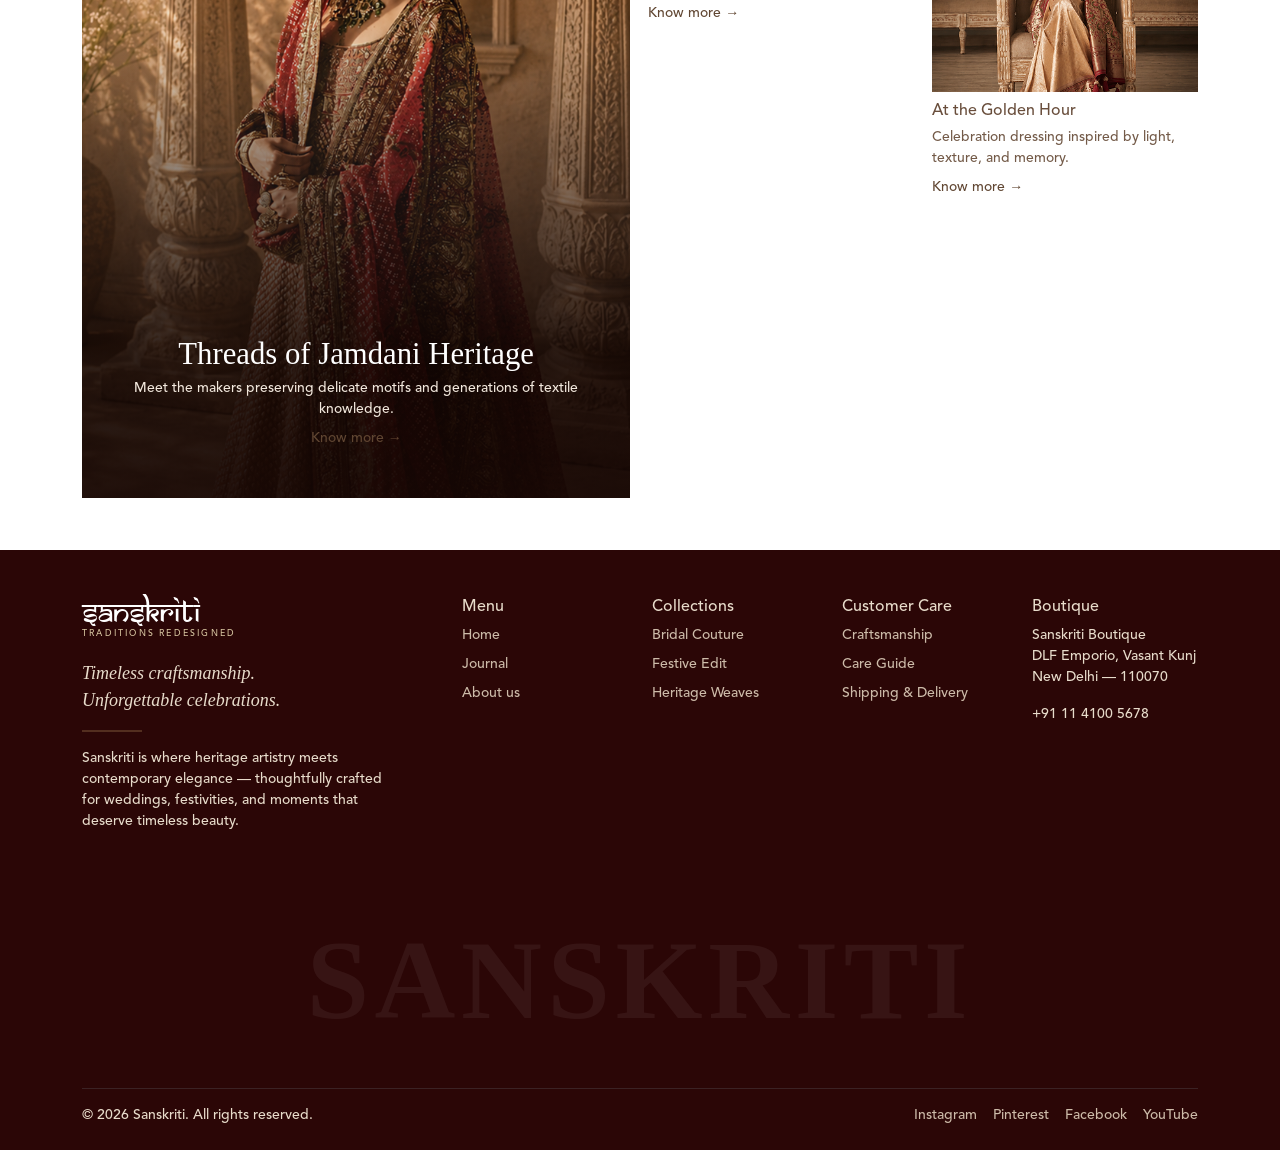
<file: journal.html>
<!doctype html>
<html lang="en">
  <head>
    <meta charset="UTF-8" />
    <meta name="viewport" content="width=device-width, initial-scale=1" />
    <title>Journal | Sanskriti</title>
    <link rel="preconnect" href="https://fonts.googleapis.com" />
    <link rel="preconnect" href="https://fonts.gstatic.com" crossorigin />
    <link
      href="https://fonts.googleapis.com/css2?family=Playfair+Display:ital,wght@0,400;0,500;0,600;0,700;1,400;1,500&family=Alex+Brush&family=Jost:wght@300;400;500;600&display=swap"
      rel="stylesheet"
    />
    <link
      href="https://cdn.jsdelivr.net/npm/bootstrap@5.0.2/dist/css/bootstrap.min.css"
      rel="stylesheet"
    />
    <link
      href="https://cdn.jsdelivr.net/npm/bootstrap-icons@1.11.3/font/bootstrap-icons.css"
      rel="stylesheet"
    />
    <link href="style.css" rel="stylesheet" />
  </head>
  <body class="journal-page">
    <header>
      <nav class="navbar navbar-expand-lg navbar-dark site-navbar">
        <div class="container">
          <a class="navbar-brand" href="index.html"
            >sanskriti<small>Traditions Redesigned</small></a
          >
          <button
            class="navbar-toggler"
            type="button"
            data-bs-toggle="collapse"
            data-bs-target="#mainNav"
            aria-controls="mainNav"
            aria-expanded="false"
            aria-label="Toggle navigation"
          >
            <span class="navbar-toggler-icon"></span>
          </button>
          <div class="collapse navbar-collapse" id="mainNav">
            <ul class="navbar-nav mx-auto mb-2 mb-lg-0">
              <li class="nav-item">
                <a class="nav-link" href="index.html">Home</a>
              </li>
              <li class="nav-item">
                <a class="nav-link" href="shop.html">Collections</a>
              </li>
              <li class="nav-item">
                <a class="nav-link" href="shop.html">What's New</a>
              </li>
              <li class="nav-item">
                <a
                  class="nav-link active"
                  href="journal.html"
                  aria-current="page"
                  >Journal</a
                >
              </li>
              <li class="nav-item">
                <a class="nav-link" href="about.html">About us</a>
              </li>
            </ul>
            <div class="d-flex gap-3">
              <a class="text-white" href="#" aria-label="Search"
                ><i class="bi bi-search"></i
              ></a>
              <a class="text-white" href="#" aria-label="Wishlist"
                ><i class="bi bi-heart"></i
              ></a>
              <a class="text-white" href="#" aria-label="Account"
                ><i class="bi bi-person"></i
              ></a>
              <a class="text-white" href="#" aria-label="Bag"
                ><i class="bi bi-bag"></i
              ></a>
            </div>
          </div>
        </div>
      </nav>
    </header>

    <main>
      <section class="journal-hero" aria-labelledby="journalHeroTitle">
        <div class="journal-hero-copy">
          <h1 id="journalHeroTitle">
            The Language of <em>Banarasi Weaving</em>
          </h1>
          <p class="mt-4">
            Discover the artistry behind Banarasi textiles where intricate
            motifs, ceremonial symbolism, and handwoven narratives come together
            to create timeless expressions of heritage. Every weave carries
            memory, preserving traditions shaped across generations of
            craftsmanship.
          </p>
        </div>
        <img
          class="journal-hero-image"
          src="images/journal1.png"
          alt="A richly woven Banarasi sari displayed in a warm atelier"
        />
      </section>

      <div class="container">
        <div class="journal-tools">
          <h2 class="h6 text-uppercase mb-0">Selected Stories</h2>
          <nav class="journal-filter" aria-label="Filter journal stories">
            <a href="#stories" class="active">All stories</a>
            <a href="#stories">Craft</a>
            <a href="#stories">Textiles</a>
            <a href="#stories">Heritage</a>
          </nav>
        </div>

        <section id="stories" class="journal-grid" aria-label="Journal stories">
          <div class="journal-column">
            <article class="journal-card journal-feature">
              <img
                src="images/journal2.png"
                alt="A bride in an heirloom gold ensemble in a palace interior"
              />
              <div class="journal-feature-copy">
                <h2>Royal Narratives Reimagined</h2>
                <p>
                  A closer look into heirloom craftsmanship, regal silhouettes,
                  and ceremonial dressing inspired by royal artistry.
                </p>
                <a href="#story-1"
                  >Know more <span aria-hidden="true">→</span></a
                >
              </div>
            </article>
            <article class="journal-card journal-feature">
              <img
                src="images/journal3.png"
                alt="A model wearing a traditional embroidered ceremonial drape"
              />
              <div class="journal-feature-copy">
                <h2>Threads of Jamdani Heritage</h2>
                <p>
                  Meet the makers preserving delicate motifs and generations of
                  textile knowledge.
                </p>
                <a href="#story-2"
                  >Know more <span aria-hidden="true">→</span></a
                >
              </div>
            </article>
          </div>
          <div class="journal-column">
            <article class="journal-card">
              <img
                src="images/journal4.png"
                alt="A soft pink Jamdani sari with fine woven motifs"
              />
              <h2>Threads of Jamdani Heritage</h2>
              <p>
                Discover the delicate language of weaving passed through
                generations.
              </p>
              <a href="#story-3">Know more <span aria-hidden="true">→</span></a>
            </article>
            <article class="journal-card">
              <img
                src="images/journal5.png"
                alt="Close portrait of a model wearing heirloom jewellery"
              />
              <h2>Adornment, With Intention</h2>
              <p>
                How ceremonial jewellery completes the language of the drape.
              </p>
              <a href="#story-4">Know more <span aria-hidden="true">→</span></a>
            </article>
            <article class="journal-card">
              <img
                src="images/journal6.png"
                alt="An artisan's hands working on a silk textile"
              />
              <h2>The Handloom Archive</h2>
              <p>
                Stories of patient hands, heritage looms, and enduring
                techniques.
              </p>
              <a href="#story-5">Know more <span aria-hidden="true">→</span></a>
            </article>
          </div>
          <div class="journal-column">
            <article class="journal-card">
              <img
                src="images/journal7.png"
                alt="A bride in a champagne silk ensemble among flowers"
              />
              <h2>Threads of Jamdani Heritage</h2>
              <p>
                Discover the delicate language of weaving passed through
                generations.
              </p>
              <a href="#story-6">Know more <span aria-hidden="true">→</span></a>
            </article>
            <article class="journal-card">
              <img
                src="images/journal8.png"
                alt="A model in a contemporary silk sari"
              />
              <h2>Modern Heirlooms</h2>
              <p>
                Contemporary silhouettes shaped by the beauty of traditional
                craft.
              </p>
              <a href="#story-7">Know more <span aria-hidden="true">→</span></a>
            </article>
            <article class="journal-card">
              <img
                src="images/journal9.png"
                alt="A model in a gold ceremonial sari"
              />
              <h2>At the Golden Hour</h2>
              <p>
                Celebration dressing inspired by light, texture, and memory.
              </p>
              <a href="#story-8">Know more <span aria-hidden="true">→</span></a>
            </article>
          </div>
        </section>
      </div>
    </main>

    <footer class="footer pt-5 pb-4">
      <div class="container">
        <div class="row gy-4">
          <div class="col-lg-4">
            <a class="navbar-brand text-white d-inline-block" href="index.html"
              >sanskriti<small>Traditions Redesigned</small></a
            >
            <p class="footer-tagline mt-3 mb-0">
              Timeless craftsmanship.<br />Unforgettable celebrations.
            </p>
            <hr class="ornament my-3 ms-0" />
            <p class="small footer-description">
              Sanskriti is where heritage artistry meets contemporary elegance —
              thoughtfully crafted for weddings, festivities, and moments that
              deserve timeless beauty.
            </p>
          </div>
          <div class="col-6 col-lg-2">
            <h6>Menu</h6>
            <ul class="list-unstyled small">
              <li class="mb-2"><a href="index.html">Home</a></li>
              <li class="mb-2"><a href="journal.html">Journal</a></li>
              <li class="mb-2"><a href="about.html">About us</a></li>
            </ul>
          </div>
          <div class="col-6 col-lg-2">
            <h6>Collections</h6>
            <ul class="list-unstyled small">
              <li class="mb-2"><a href="shop.html">Bridal Couture</a></li>
              <li class="mb-2"><a href="shop.html">Festive Edit</a></li>
              <li class="mb-2"><a href="shop.html">Heritage Weaves</a></li>
            </ul>
          </div>
          <div class="col-6 col-lg-2">
            <h6>Customer Care</h6>
            <ul class="list-unstyled small">
              <li class="mb-2"><a href="#">Craftsmanship</a></li>
              <li class="mb-2"><a href="#">Care Guide</a></li>
              <li class="mb-2"><a href="#">Shipping &amp; Delivery</a></li>
            </ul>
          </div>
          <div class="col-6 col-lg-2">
            <h6>Boutique</h6>
            <p class="small">
              Sanskriti Boutique<br />DLF Emporio, Vasant Kunj<br />New Delhi —
              110070
            </p>
            <p class="small">+91 11 4100 5678</p>
          </div>
        </div>
        <p class="footer-watermark text-center mt-5 mb-0" aria-hidden="true">
          SANSKRITI
        </p>
        <hr class="border-secondary mt-4" />
        <div
          class="d-flex flex-wrap justify-content-between align-items-center gap-3"
        >
          <p class="small mb-0">&copy; 2026 Sanskriti. All rights reserved.</p>
          <div class="d-flex gap-3 small">
            <a href="#">Instagram</a><a href="#">Pinterest</a
            ><a href="#">Facebook</a><a href="#">YouTube</a>
          </div>
        </div>
      </div>
    </footer>
    <script src="https://cdn.jsdelivr.net/npm/bootstrap@5.0.2/dist/js/bootstrap.bundle.min.js"></script>
  </body>
</html>
</file>
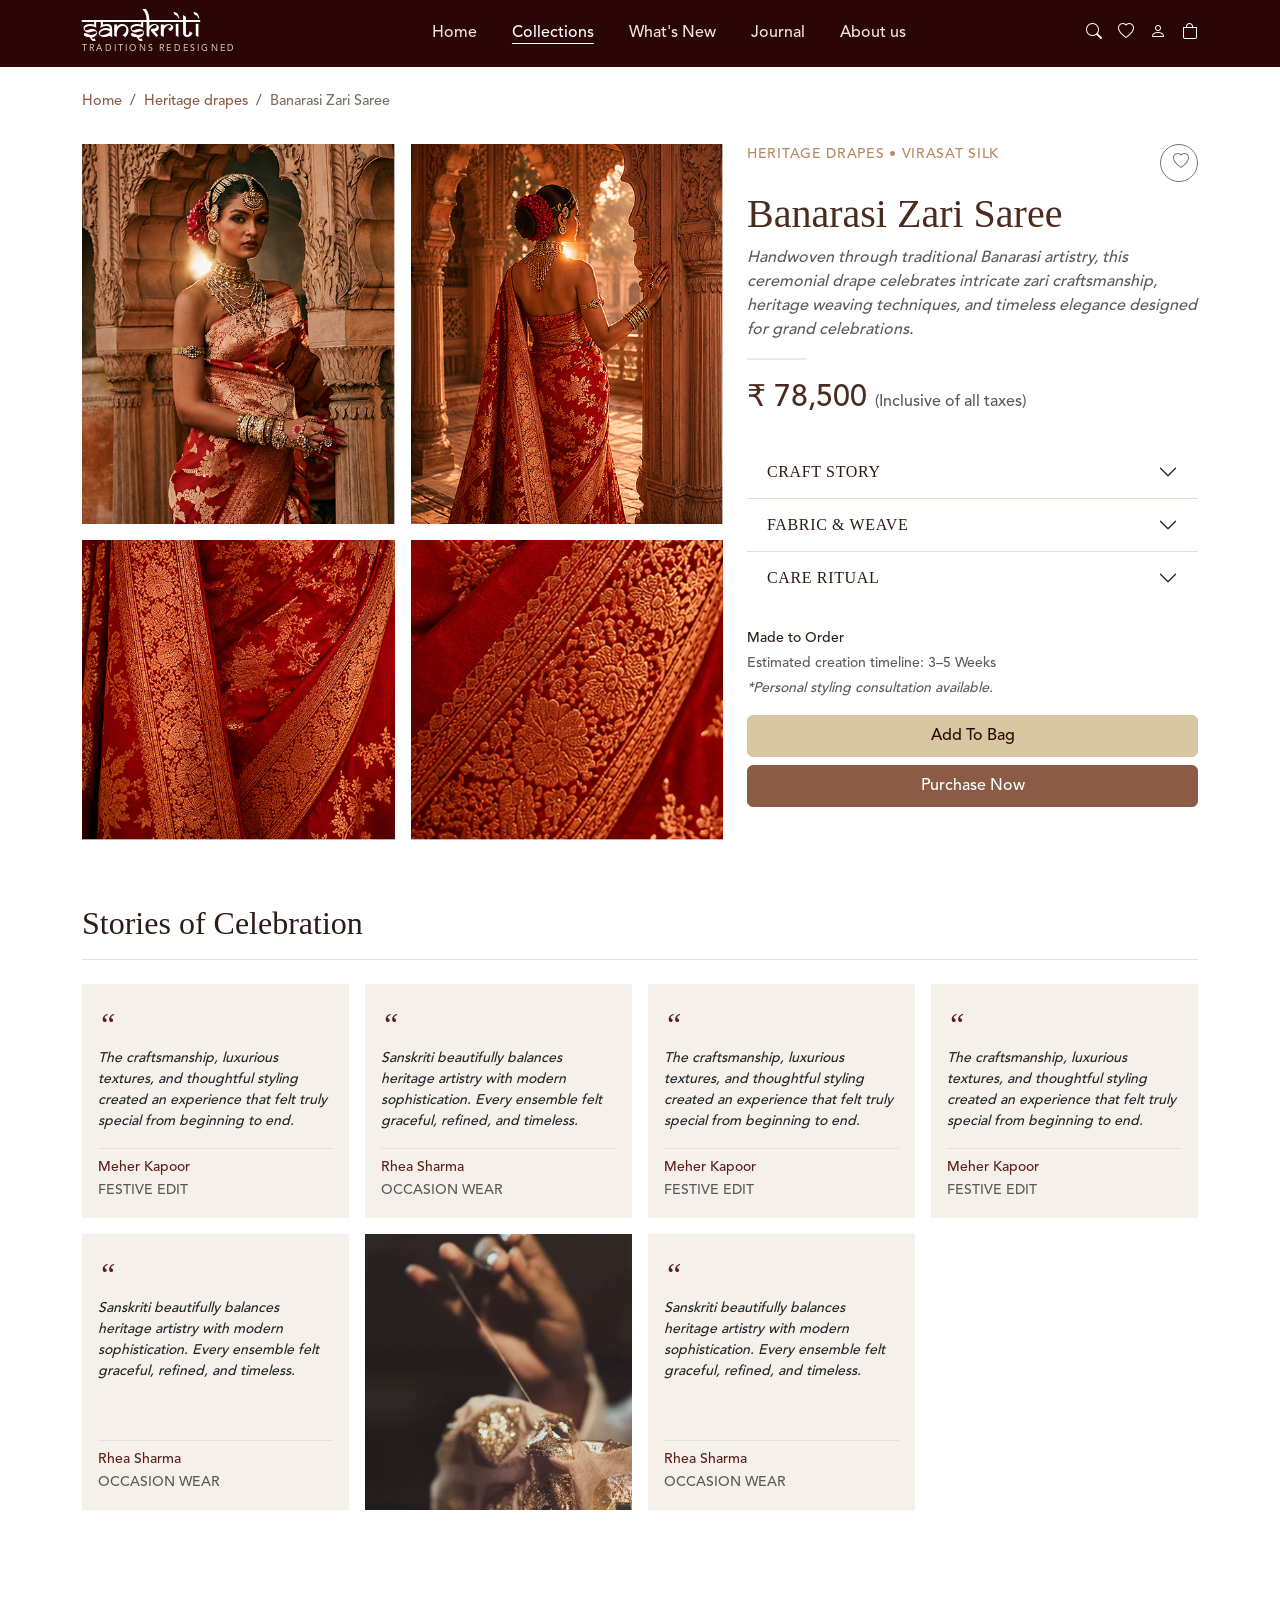
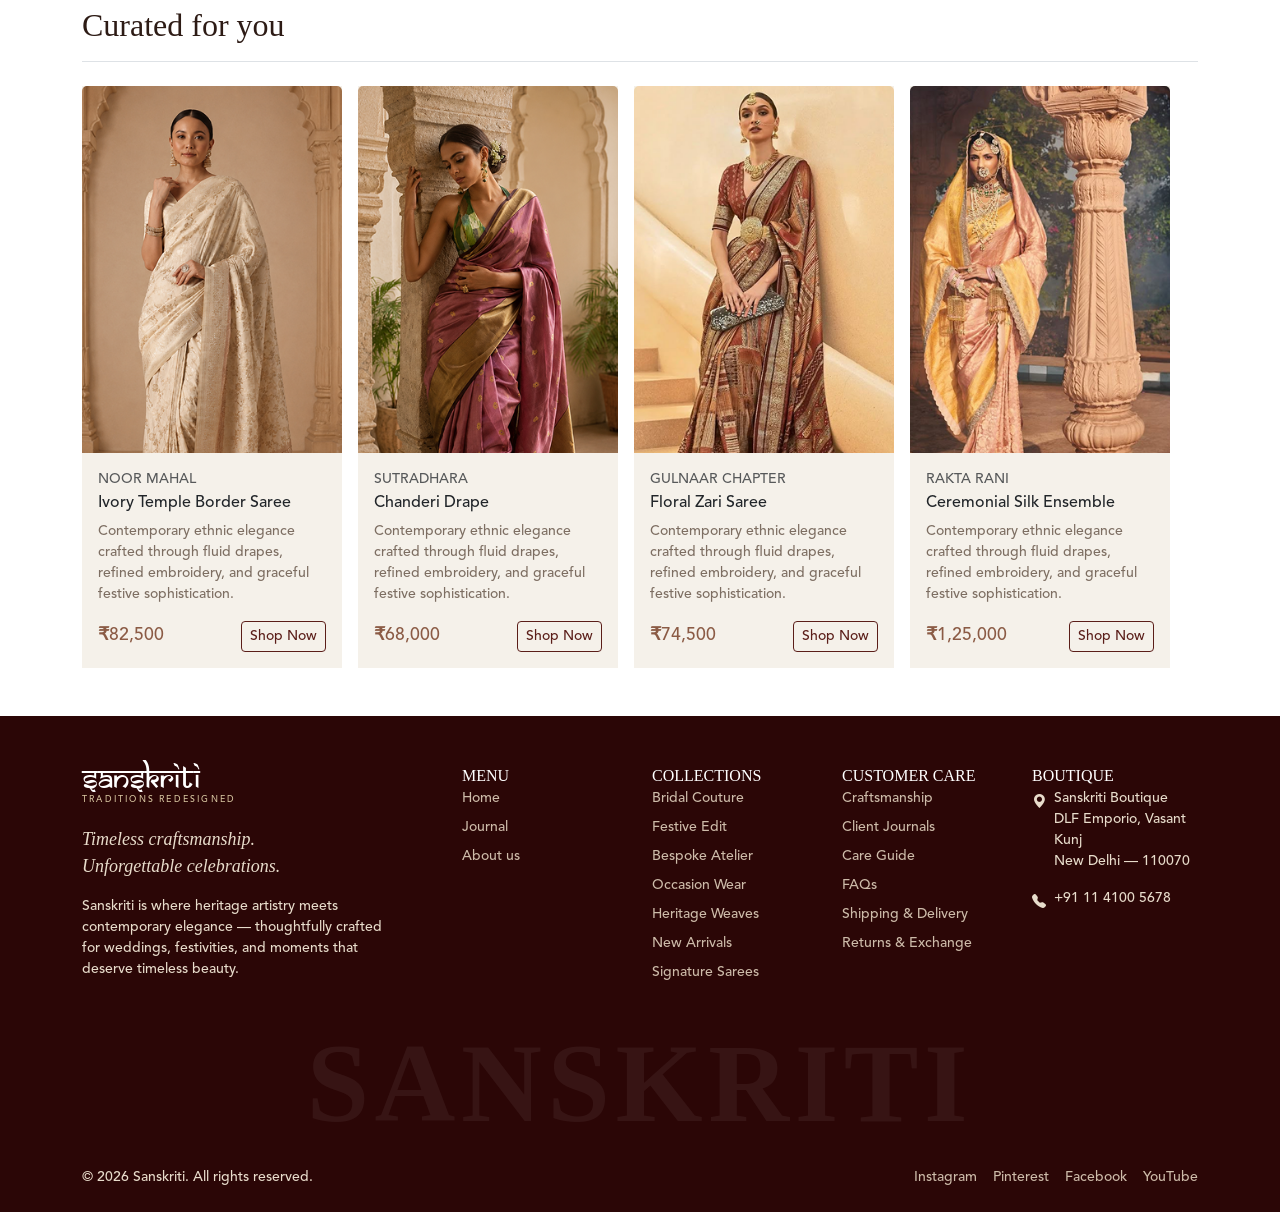
<file: product.html>
<!doctype html>
<html lang="en">
  <head>
    <meta charset="UTF-8" />
    <meta name="viewport" content="width=device-width, initial-scale=1.0" />
    <title>Banarasi Zari Saree | Sanskriti</title>
    <link rel="preconnect" href="https://fonts.googleapis.com" />
    <link rel="preconnect" href="https://fonts.gstatic.com" crossorigin />
    <link
      href="https://fonts.googleapis.com/css2?family=Playfair+Display:ital,wght@0,400;0,500;0,600;0,700;1,400;1,500&family=Alex+Brush&family=Jost:wght@300;400;500;600&display=swap"
      rel="stylesheet"
    />
    <link
      href="https://cdn.jsdelivr.net/npm/bootstrap@5.0.2/dist/css/bootstrap.min.css"
      rel="stylesheet"
    />
    <link
      href="https://cdn.jsdelivr.net/npm/bootstrap-icons@1.11.3/font/bootstrap-icons.css"
      rel="stylesheet"
    />
    <link href="style.css" rel="stylesheet" />
  </head>
  <body>
    <header>
      <nav class="navbar navbar-expand-lg navbar-dark site-navbar">
        <div class="container">
          <a class="navbar-brand" href="index.html"
            >sanskriti<small>Traditions Redesigned</small></a
          >
          <button
            class="navbar-toggler"
            type="button"
            data-bs-toggle="collapse"
            data-bs-target="#mainNav"
            aria-controls="mainNav"
            aria-expanded="false"
            aria-label="Toggle navigation"
          >
            <span class="navbar-toggler-icon"></span>
          </button>
          <div class="collapse navbar-collapse" id="mainNav">
            <ul class="navbar-nav mx-auto mb-2 mb-lg-0">
              <li class="nav-item">
                <a class="nav-link" href="index.html">Home</a>
              </li>
              <li class="nav-item">
                <a class="nav-link active" href="shop.html">Collections</a>
              </li>
              <li class="nav-item">
                <a class="nav-link" href="#">What's New</a>
              </li>
              <li class="nav-item"><a class="nav-link" href="journal.html">Journal</a></li>
              <li class="nav-item">
                <a class="nav-link" href="about.html">About us</a>
              </li>
            </ul>
            <div class="d-flex gap-3">
              <a class="text-white" href="#" aria-label="Search"
                ><i class="bi bi-search"></i
              ></a>
              <a class="text-white" href="#" aria-label="Wishlist"
                ><i class="bi bi-heart"></i
              ></a>
              <a class="text-white" href="#" aria-label="Account"
                ><i class="bi bi-person"></i
              ></a>
              <a class="text-white" href="#" aria-label="Bag"
                ><i class="bi bi-bag"></i
              ></a>
            </div>
          </div>
        </div>
      </nav>
    </header>
    <main>
      <div class="container">
        <nav aria-label="breadcrumb" class="pt-4">
          <ol class="breadcrumb">
            <li class="breadcrumb-item"><a href="index.html">Home</a></li>
            <li class="breadcrumb-item">
              <a href="shop.html">Heritage drapes</a>
            </li>
            <li class="breadcrumb-item active" aria-current="page">
              Banarasi Zari Saree
            </li>
          </ol>
        </nav>

        <section class="py-3" aria-labelledby="pdpTitle">
          <div class="row g-4">
            <div class="col-lg-7">
              <div class="row row-cols-2 g-3 product-gallery">
                <div class="col">
                  <img
                    class="gallery-img pdp-image pdp-image-tall"
                    src="images/product1.png"
                    alt="Model in a red Banarasi zari saree, front view, framed by carved arches"
                  />
                </div>
                <div class="col">
                  <img
                    class="gallery-img pdp-image pdp-image-tall"
                    src="images/product2.png"
                    alt="Model in a red Banarasi zari saree, back view, looking through an archway"
                  />
                </div>
                <div class="col">
                  <img
                    class="gallery-img pdp-image pdp-image-short"
                    width="400"
                    height="280"
                    src="images/product3.png"
                    alt="Close-up of red saree with gold floral zari motifs"
                  />
                </div>
                <div class="col">
                  <img
                    class="gallery-img pdp-image pdp-image-short"
                    src="images/product4.png"
                    alt="Close-up of red saree with wide gold zari border"
                  />
                </div>
              </div>
            </div>
            <div class="col-lg-5">
              <div class="d-flex justify-content-between align-items-start">
                <p class="text-uppercase small mb-0 product-meta">
                  Heritage drapes &bull; Virasat Silk
                </p>
                <button
                  class="wishlist-btn btn btn-outline-secondary rounded-circle"
                  type="button"
                  aria-label="Add to wishlist"
                >
                  <i class="bi bi-heart"></i>
                </button>
              </div>
              <h1 id="pdpTitle" class="mt-2 product-title">
                Banarasi Zari Saree
              </h1>
              <p class="fst-italic text-muted">
                Handwoven through traditional Banarasi artistry, this ceremonial
                drape celebrates intricate zari craftsmanship, heritage weaving
                techniques, and timeless elegance designed for grand
                celebrations.
              </p>
              <hr class="ornament my-3 ms-0" />
              <p class="pdp-price mb-4">
                ₹ 78,500
                <small class="text-muted fs-6">(Inclusive of all taxes)</small>
              </p>

              <div class="accordion accordion-flush" id="specAccordion">
                <div class="accordion-item">
                  <h2 class="accordion-header">
                    <button
                      class="accordion-button collapsed"
                      type="button"
                      data-bs-toggle="collapse"
                      data-bs-target="#spec1"
                    >
                      Craft Story
                    </button>
                  </h2>
                  <div
                    id="spec1"
                    class="accordion-collapse collapse"
                    data-bs-parent="#specAccordion"
                  >
                    <div class="accordion-body small text-muted">
                      Woven by master artisans of Varanasi using traditional
                      handloom techniques passed down through generations.
                    </div>
                  </div>
                </div>
                <div class="accordion-item">
                  <h2 class="accordion-header">
                    <button
                      class="accordion-button collapsed"
                      type="button"
                      data-bs-toggle="collapse"
                      data-bs-target="#spec2"
                    >
                      Fabric &amp; Weave
                    </button>
                  </h2>
                  <div
                    id="spec2"
                    class="accordion-collapse collapse"
                    data-bs-parent="#specAccordion"
                  >
                    <div class="accordion-body small text-muted">
                      Pure silk base with real zari thread work and a
                      hand-finished contrast border.
                    </div>
                  </div>
                </div>
                <div class="accordion-item">
                  <h2 class="accordion-header">
                    <button
                      class="accordion-button collapsed"
                      type="button"
                      data-bs-toggle="collapse"
                      data-bs-target="#spec3"
                    >
                      Care Ritual
                    </button>
                  </h2>
                  <div
                    id="spec3"
                    class="accordion-collapse collapse"
                    data-bs-parent="#specAccordion"
                  >
                    <div class="accordion-body small text-muted">
                      Dry clean only. Store folded in breathable muslin, away
                      from direct sunlight.
                    </div>
                  </div>
                </div>
              </div>

              <div class="mt-4">
                <p class="fw-semibold small mb-1">Made to Order</p>
                <p class="text-muted small mb-1">
                  Estimated creation timeline: 3–5 Weeks
                </p>
                <p class="text-muted small fst-italic">
                  *Personal styling consultation available.
                </p>
              </div>
              <div class="d-flex flex-column gap-2 mt-3">
                <button class="btn btn-tan py-2" type="button">
                  Add To Bag
                </button>
                <button class="btn btn-brown py-2" type="button">
                  Purchase Now
                </button>
              </div>
            </div>
          </div>
        </section>

        <section class="py-5" aria-labelledby="pdpStories">
          <h2 id="pdpStories" class="pb-3 border-bottom mb-4">
            Stories of Celebration
          </h2>
          <div class="row row-cols-1 row-cols-md-2 row-cols-lg-4 g-3">
            <div class="col">
              <blockquote class="card p-3 h-100 mb-0">
                <p class="story-quote fs-2 mb-0" aria-hidden="true">&ldquo;</p>
                <p class="fst-italic small">
                  The craftsmanship, luxurious textures, and thoughtful styling
                  created an experience that felt truly special from beginning
                  to end.
                </p>
                <div class="border-top pt-2 mt-auto">
                  <strong class="small d-block text-maroon">Meher Kapoor</strong
                  ><small class="text-muted text-uppercase">Festive Edit</small>
                </div>
              </blockquote>
            </div>
            <div class="col">
              <blockquote class="card p-3 h-100 mb-0">
                <p class="story-quote fs-2 mb-0" aria-hidden="true">&ldquo;</p>
                <p class="fst-italic small">
                  Sanskriti beautifully balances heritage artistry with modern
                  sophistication. Every ensemble felt graceful, refined, and
                  timeless.
                </p>
                <div class="border-top pt-2 mt-auto">
                  <strong class="small d-block text-maroon">Rhea Sharma</strong
                  ><small class="text-muted text-uppercase"
                    >Occasion Wear</small
                  >
                </div>
              </blockquote>
            </div>
            <div class="col">
              <blockquote class="card p-3 h-100 mb-0">
                <p class="story-quote fs-2 mb-0" aria-hidden="true">&ldquo;</p>
                <p class="fst-italic small">
                  The craftsmanship, luxurious textures, and thoughtful styling
                  created an experience that felt truly special from beginning
                  to end.
                </p>
                <div class="border-top pt-2 mt-auto">
                  <strong class="small d-block text-maroon">Meher Kapoor</strong
                  ><small class="text-muted text-uppercase">Festive Edit</small>
                </div>
              </blockquote>
            </div>
            <div class="col">
              <blockquote class="card p-3 h-100 mb-0">
                <p class="story-quote fs-2 mb-0" aria-hidden="true">&ldquo;</p>
                <p class="fst-italic small">
                  The craftsmanship, luxurious textures, and thoughtful styling
                  created an experience that felt truly special from beginning
                  to end.
                </p>
                <div class="border-top pt-2 mt-auto">
                  <strong class="small d-block text-maroon">Meher Kapoor</strong
                  ><small class="text-muted text-uppercase">Festive Edit</small>
                </div>
              </blockquote>
            </div>
            <div class="col">
              <blockquote class="card p-3 h-100 mb-0">
                <p class="story-quote fs-2 mb-0" aria-hidden="true">&ldquo;</p>
                <p class="fst-italic small">
                  Sanskriti beautifully balances heritage artistry with modern
                  sophistication. Every ensemble felt graceful, refined, and
                  timeless.
                </p>
                <div class="border-top pt-2 mt-auto">
                  <strong class="small d-block text-maroon">Rhea Sharma</strong
                  ><small class="text-muted text-uppercase"
                    >Occasion Wear</small
                  >
                </div>
              </blockquote>
            </div>
            <div class="col">
              <img
                class="w-100 h-100 craft-image"
                width="320"
                height="300"
                src="images/productstory1.png"
                alt="Artisan hand-stitching gold zari embroidery with a needle"
              />
            </div>
            <div class="col">
              <blockquote class="card p-3 h-100 mb-0">
                <p class="story-quote fs-2 mb-0" aria-hidden="true">&ldquo;</p>
                <p class="fst-italic small">
                  Sanskriti beautifully balances heritage artistry with modern
                  sophistication. Every ensemble felt graceful, refined, and
                  timeless.
                </p>
                <div class="border-top pt-2 mt-auto">
                  <strong class="small d-block text-maroon">Rhea Sharma</strong
                  ><small class="text-muted text-uppercase"
                    >Occasion Wear</small
                  >
                </div>
              </blockquote>
            </div>
          </div>
        </section>

        <section class="py-5" aria-labelledby="pdpCurated">
          <h2 id="pdpCurated" class="pb-3 border-bottom mb-4">
            Curated for you
          </h2>
          <div class="rail">
            <div class="card">
              <img
                class="card-img-top"
                width="320"
                height="380"
                src="images/like1.png"
                alt="Woman in an ivory temple-border saree beside stone pillars"
              />
              <div class="card-body d-flex flex-column">
                <p class="text-muted text-uppercase small mb-1">Noor Mahal</p>
                <h3 class="card-title h6">Ivory Temple Border Saree</h3>
                <p class="card-text small">
                  Contemporary ethnic elegance crafted through fluid drapes,
                  refined embroidery, and graceful festive sophistication.
                </p>
                <div
                  class="d-flex justify-content-between align-items-center mt-auto"
                >
                  <span class="card-price">₹82,500</span>
                  <a href="#" class="btn btn-outline-maroon btn-sm">Shop Now</a>
                </div>
              </div>
            </div>
            <div class="card">
              <img
                class="card-img-top"
                width="320"
                height="380"
                src="images/like2.png"
                alt="Woman in a plum Chanderi drape holding a stone wall"
              />
              <div class="card-body d-flex flex-column">
                <p class="text-muted text-uppercase small mb-1">Sutradhara</p>
                <h3 class="card-title h6">Chanderi Drape</h3>
                <p class="card-text small">
                  Contemporary ethnic elegance crafted through fluid drapes,
                  refined embroidery, and graceful festive sophistication.
                </p>
                <div
                  class="d-flex justify-content-between align-items-center mt-auto"
                >
                  <span class="card-price">₹68,000</span>
                  <a href="#" class="btn btn-outline-maroon btn-sm">Shop Now</a>
                </div>
              </div>
            </div>
            <div class="card">
              <img
                class="card-img-top"
                width="320"
                height="380"
                src="images/like3.png"
                alt="Woman in a floral zari saree on a sandstone staircase"
              />
              <div class="card-body d-flex flex-column">
                <p class="text-muted text-uppercase small mb-1">
                  Gulnaar Chapter
                </p>
                <h3 class="card-title h6">Floral Zari Saree</h3>
                <p class="card-text small">
                  Contemporary ethnic elegance crafted through fluid drapes,
                  refined embroidery, and graceful festive sophistication.
                </p>
                <div
                  class="d-flex justify-content-between align-items-center mt-auto"
                >
                  <span class="card-price">₹74,500</span>
                  <a href="#" class="btn btn-outline-maroon btn-sm">Shop Now</a>
                </div>
              </div>
            </div>
            <div class="card">
              <img
                class="card-img-top"
                width="320"
                height="380"
                src="images/like4.png"
                alt="Woman in a yellow and peach ceremonial silk ensemble by a pillar"
              />
              <div class="card-body d-flex flex-column">
                <p class="text-muted text-uppercase small mb-1">Rakta Rani</p>
                <h3 class="card-title h6">Ceremonial Silk Ensemble</h3>
                <p class="card-text small">
                  Contemporary ethnic elegance crafted through fluid drapes,
                  refined embroidery, and graceful festive sophistication.
                </p>
                <div
                  class="d-flex justify-content-between align-items-center mt-auto"
                >
                  <span class="card-price">₹1,25,000</span>
                  <a href="#" class="btn btn-outline-maroon btn-sm">Shop Now</a>
                </div>
              </div>
            </div>
          </div>
        </section>
      </div>
    </main>
     <footer class="footer pt-5 pb-4">
      <div class="container">
        <div class="row gy-4">
          <div class="col-lg-4">
            <a class="navbar-brand text-white d-inline-block" href="index.html"
              >sanskriti<small>Traditions Redesigned</small></a
            >
            <p class="footer-tagline mt-3 mb-0">
              Timeless craftsmanship.<br />Unforgettable celebrations.
            </p>
            <p class="small footer-description mt-3">
              Sanskriti is where heritage artistry meets contemporary elegance —
              thoughtfully crafted for weddings, festivities, and moments that
              deserve timeless beauty.
            </p>
          </div>
          <div class="col-6 col-lg-2">
            <div class="h6-title">Menu</div>
            <ul class="list-unstyled small">
              <li class="mb-2"><a href="index.html">Home</a></li>
              <li class="mb-2"><a href="journal.html">Journal</a></li>
              <li class="mb-2"><a href="about.html">About us</a></li>
            </ul>
          </div>
          <div class="col-6 col-lg-2">
            <div class="h6-title">Collections</div>
            <ul class="list-unstyled small">
              <li class="mb-2"><a href="#">Bridal Couture</a></li>
              <li class="mb-2"><a href="#">Festive Edit</a></li>
              <li class="mb-2"><a href="#">Bespoke Atelier</a></li>
              <li class="mb-2"><a href="#">Occasion Wear</a></li>
              <li class="mb-2"><a href="#">Heritage Weaves</a></li>
              <li class="mb-2"><a href="#">New Arrivals</a></li>
              <li class="mb-2"><a href="#">Signature Sarees</a></li>
            </ul>
          </div>
          <div class="col-6 col-lg-2">
            <div class="h6-title">Customer Care</div>
            <ul class="list-unstyled small">
              <li class="mb-2"><a href="#">Craftsmanship</a></li>
              <li class="mb-2"><a href="#">Client Journals</a></li>
              <li class="mb-2"><a href="#">Care Guide</a></li>
              <li class="mb-2"><a href="#">FAQs</a></li>
              <li class="mb-2"><a href="#">Shipping &amp; Delivery</a></li>
              <li class="mb-2"><a href="#">Returns &amp; Exchange</a></li>
            </ul>
          </div>
          <div class="col-6 col-lg-2">
            <div class="h6-title">Boutique</div>
            <p class="small d-flex align-items-start gap-2">
              <i class="bi bi-geo-alt-fill mt-1"></i>Sanskriti Boutique<br />DLF
              Emporio, Vasant Kunj<br />New Delhi — 110070
            </p>
            <p class="small d-flex align-items-start gap-2">
              <i class="bi bi-telephone-fill mt-1"></i>+91 11 4100 5678
            </p>
          </div>
        </div>
        <p class="footer-watermark text-center mb-0" aria-hidden="true">
          SANSKRITI
        </p>

        <div
          class="d-flex flex-wrap justify-content-between align-items-center gap-3"
        >
          <p class="small mb-0">&copy; 2026 Sanskriti. All rights reserved.</p>
          <div class="d-flex gap-3 small">
            <a href="#">Instagram</a><a href="#">Pinterest</a
            ><a href="#">Facebook</a><a href="#">YouTube</a>
          </div>
        </div>
      </div>
    </footer>

    <script src="https://cdn.jsdelivr.net/npm/bootstrap@5.0.2/dist/js/bootstrap.bundle.min.js"></script>
  </body>
</html>
</file>
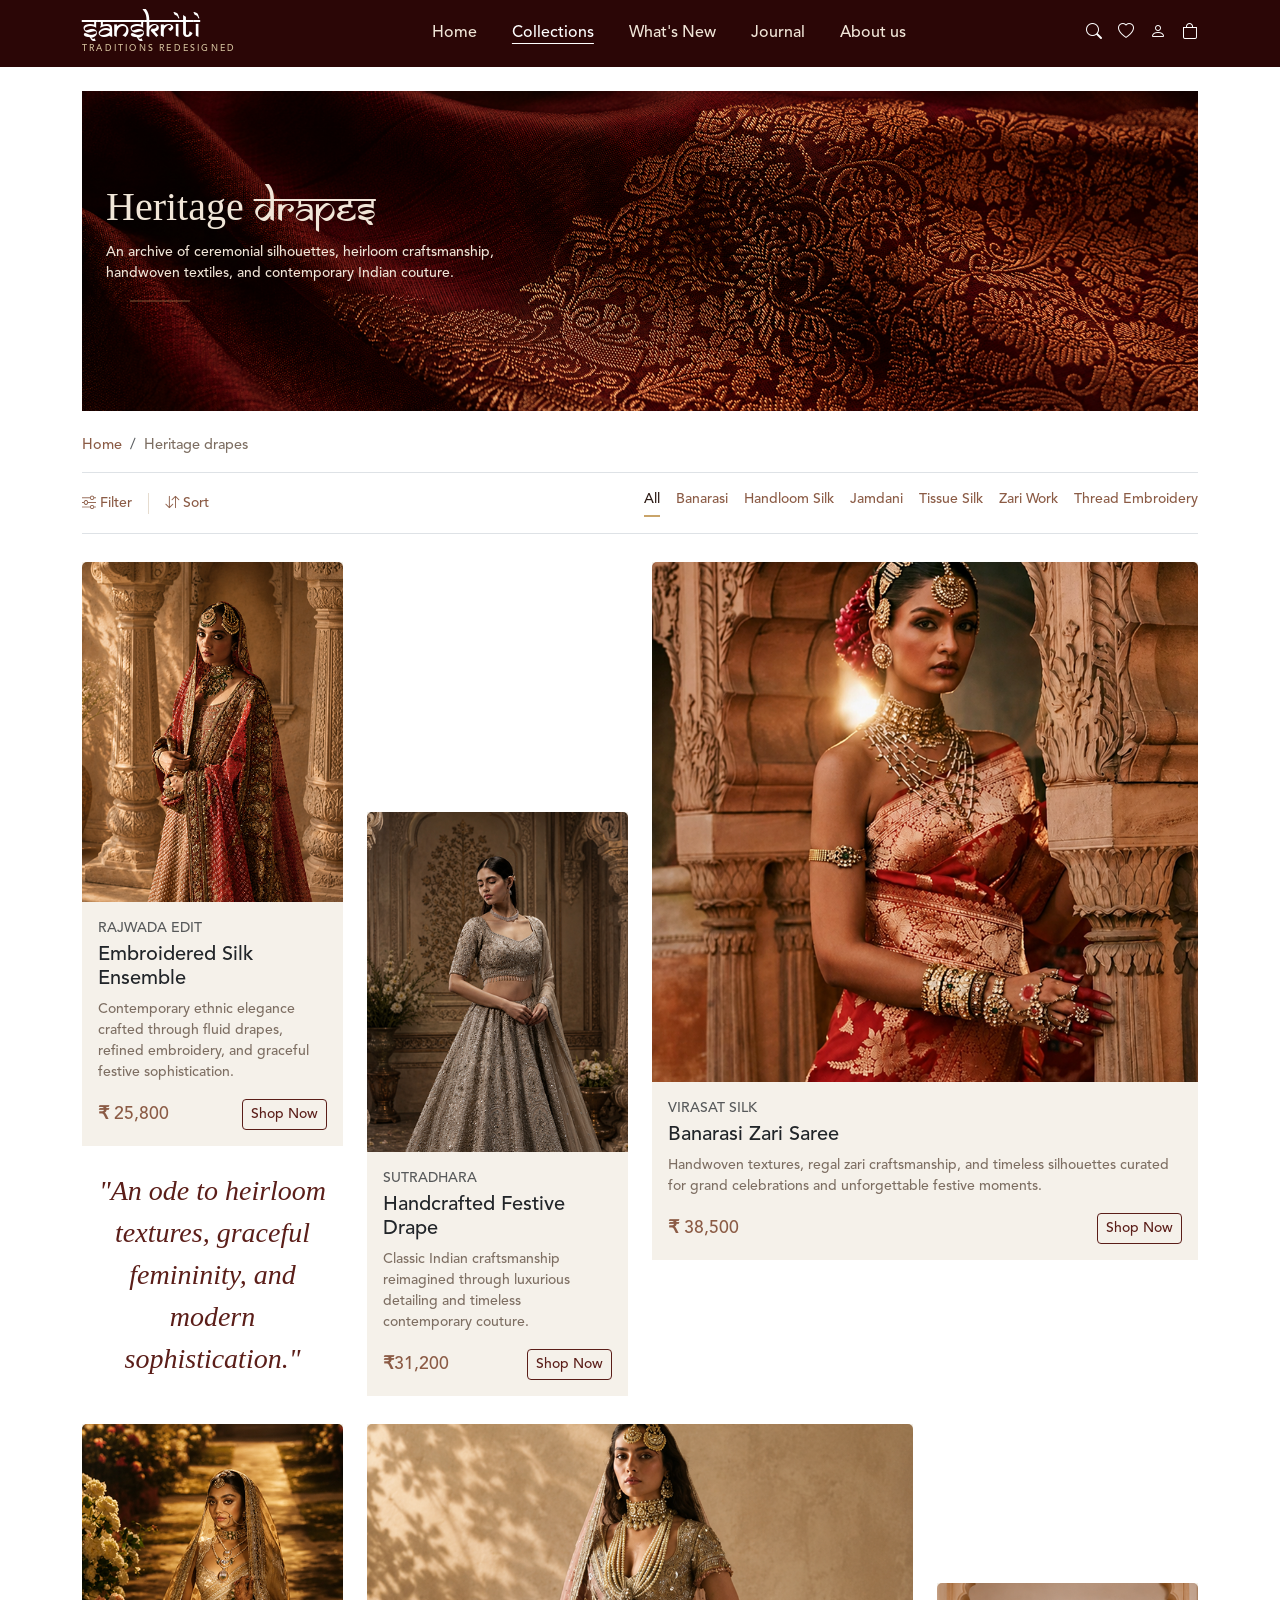
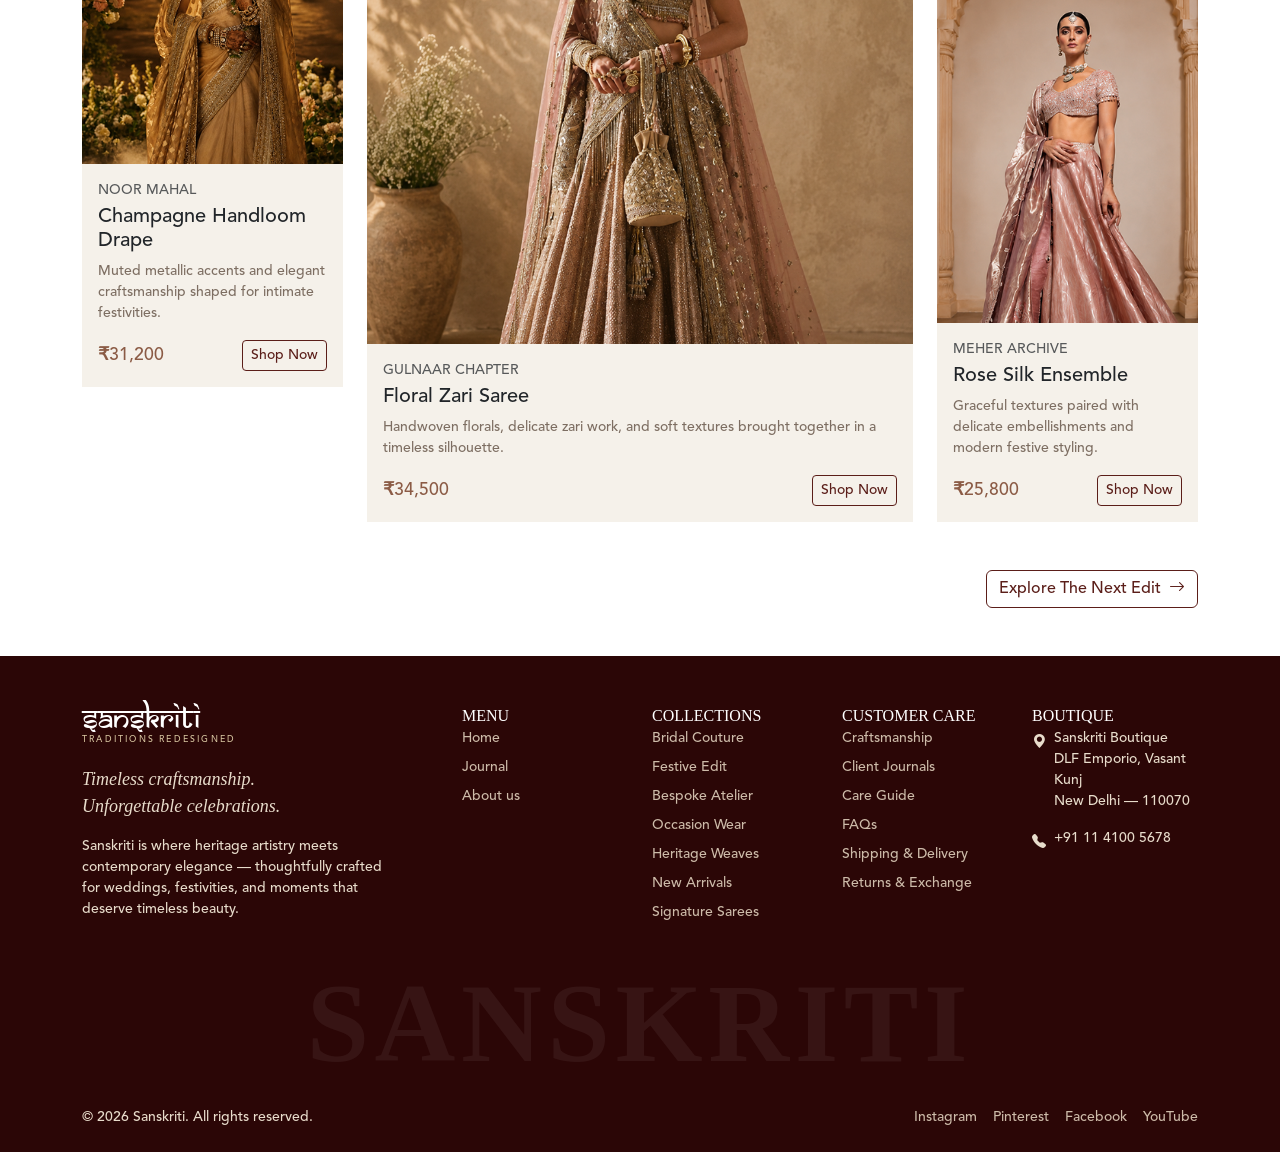
<file: shop.html>
<!doctype html>
<html lang="en">
  <head>
    <meta charset="UTF-8" />
    <meta name="viewport" content="width=device-width, initial-scale=1.0" />
    <title>Heritage Drapes | Sanskriti</title>
    <link
      href="https://cdn.jsdelivr.net/npm/bootstrap@5.0.2/dist/css/bootstrap.min.css"
      rel="stylesheet"
    />
    <link
      href="https://cdn.jsdelivr.net/npm/bootstrap-icons@1.11.3/font/bootstrap-icons.css"
      rel="stylesheet"
    />
    <link href="style.css" rel="stylesheet" />
  </head>
  <body>
    <header>
      <nav class="navbar navbar-expand-lg navbar-dark site-navbar">
        <div class="container">
          <a class="navbar-brand" href="index.html"
            >sanskriti<small>Traditions Redesigned</small></a
          >
          <button
            class="navbar-toggler"
            type="button"
            data-bs-toggle="collapse"
            data-bs-target="#mainNav"
            aria-controls="mainNav"
            aria-expanded="false"
            aria-label="Toggle navigation"
          >
            <span class="navbar-toggler-icon"></span>
          </button>
          <div class="collapse navbar-collapse" id="mainNav">
            <ul class="navbar-nav mx-auto mb-2 mb-lg-0">
              <li class="nav-item">
                <a class="nav-link" href="index.html">Home</a>
              </li>
              <li class="nav-item">
                <a class="nav-link active" href="shop.html">Collections</a>
              </li>
              <li class="nav-item">
                <a class="nav-link" href="shop.html">What's New</a>
              </li>
              <li class="nav-item"><a class="nav-link" href="journal.html">Journal</a></li>
              <li class="nav-item">
                <a class="nav-link" href="about.html">About us</a>
              </li>
            </ul>
            <div class="d-flex gap-3">
              <a class="text-white" href="#" aria-label="Search"
                ><i class="bi bi-search"></i
              ></a>
              <a class="text-white" href="#" aria-label="Wishlist"
                ><i class="bi bi-heart"></i
              ></a>
              <a class="text-white" href="#" aria-label="Account"
                ><i class="bi bi-person"></i
              ></a>
              <a class="text-white" href="#" aria-label="Bag"
                ><i class="bi bi-bag"></i
              ></a>
            </div>
          </div>
        </div>
      </nav>
    </header>
    <main>
      <div class="container">
        <section class="mt-4" aria-labelledby="shopTitle">
          <div class="img-stack shop-banner">
            <img
              class="banner-media w-100"
              src="images/collections_bg.png"
              alt="Close-up of deep red silk brocade with gold zari floral weave"
            />
            <div class="d-flex align-items-center banner-overlay">
              <div class="banner-caption banner-copy ps-4">
                <h1 id="shopTitle">
                  Heritage <span class="script">drapes</span>
                </h1>
                <p class="small">
                  An archive of ceremonial silhouettes, heirloom craftsmanship,
                  handwoven textiles, and contemporary Indian couture.
                </p>
                <hr class="ornament ms-4 mt-2" />
              </div>
            </div>
          </div>
        </section>

        <nav aria-label="breadcrumb" class="pt-4">
          <ol class="breadcrumb">
            <li class="breadcrumb-item"><a href="index.html">Home</a></li>
            <li class="breadcrumb-item active" aria-current="page">
              Heritage drapes
            </li>
          </ol>
        </nav>

        <section class="pb-5" aria-label="Products">
          <div
            class="toolbar d-flex flex-wrap justify-content-between align-items-center gap-3 py-3 border-top border-bottom small"
          >
            <div class="d-flex">
              <a class="filter-link" href="#"
                ><i class="bi bi-sliders me-1"></i>Filter</a
              >
              <a href="#"><i class="bi bi-arrow-down-up me-1"></i>Sort</a>
            </div>
            <nav class="d-flex flex-wrap gap-3" aria-label="Fabric types">
              <a class="cat-link active" href="#">All</a>
              <a class="cat-link" href="#">Banarasi</a>
              <a class="cat-link" href="#">Handloom Silk</a>
              <a class="cat-link" href="#">Jamdani</a>
              <a class="cat-link" href="#">Tissue Silk</a>
              <a class="cat-link" href="#">Zari Work</a>
              <a class="cat-link" href="#">Thread Embroidery</a>
            </nav>
          </div>

          <div class="row g-4 mt-1">
            <div class="col-md-3">
              <div class="card">
                <img
                  class="card-img-top shop-med"
                  src="images/collections1.png"
                  alt="Woman in a red embroidered silk ensemble between carved pillars"
                />
                <div class="card-body d-flex flex-column">
                  <p class="text-muted text-uppercase small mb-1">
                    Rajwada Edit
                  </p>
                  <h2 class="card-title h5">Embroidered Silk Ensemble</h2>
                  <p class="card-text small">
                    Contemporary ethnic elegance crafted through fluid drapes,
                    refined embroidery, and graceful festive sophistication.
                  </p>
                  <div
                    class="d-flex justify-content-between align-items-center mt-auto"
                  >
                    <span class="card-price">₹ 25,800</span>
                    <a href="product.html" class="btn btn-outline-maroon btn-sm"
                      >Shop Now</a
                    >
                  </div>
                </div>
              </div>
              <blockquote class="shop-quote text-center fs-3 mt-4 px-2">
                "An ode to heirloom textures, graceful femininity, and modern
                sophistication."
              </blockquote>
            </div>
            <div class="col-md-3 align-self-end">
              <div class="card">
                <img
                  class="card-img-top shop-med"
                  src="images/collections2.png"
                  alt="Woman in a grey embellished festive lehenga between carved pillars"
                />
                <div class="card-body d-flex flex-column">
                  <p class="text-muted text-uppercase small mb-1">Sutradhara</p>
                  <h2 class="card-title h5">Handcrafted Festive Drape</h2>
                  <p class="card-text small">
                    Classic Indian craftsmanship reimagined through luxurious
                    detailing and timeless contemporary couture.
                  </p>
                  <div
                    class="d-flex justify-content-between align-items-center mt-auto"
                  >
                    <span class="card-price">₹31,200</span>
                    <a href="product.html" class="btn btn-outline-maroon btn-sm"
                      >Shop Now</a
                    >
                  </div>
                </div>
              </div>
            </div>
            <div class="col-md-6">
              <div class="card">
                <img
                  class="card-img-top shop-tall"
                  src="images/collections3.png"
                  alt="Bride in a red Banarasi zari saree with layered gold jewellery"
                />
                <div class="card-body d-flex flex-column">
                  <p class="text-muted text-uppercase small mb-1">
                    Virasat Silk
                  </p>
                  <h2 class="card-title h5">Banarasi Zari Saree</h2>
                  <p class="card-text small">
                    Handwoven textures, regal zari craftsmanship, and timeless
                    silhouettes curated for grand celebrations and unforgettable
                    festive moments.
                  </p>
                  <div
                    class="d-flex justify-content-between align-items-center mt-auto"
                  >
                    <span class="card-price">₹ 38,500</span>
                    <a href="product.html" class="btn btn-outline-maroon btn-sm"
                      >Shop Now</a
                    >
                  </div>
                </div>
              </div>
            </div>
          </div>

          <div class="row g-4 mt-1">
            <div class="col-md-3">
              <div class="card">
                <img
                  class="card-img-top shop-med"
                  src="images/collections4.png"
                  alt="Bride in a champagne handloom drape among garden roses"
                />
                <div class="card-body d-flex flex-column">
                  <p class="text-muted text-uppercase small mb-1">Noor Mahal</p>
                  <h2 class="card-title h5">Champagne Handloom Drape</h2>
                  <p class="card-text small">
                    Muted metallic accents and elegant craftsmanship shaped for
                    intimate festivities.
                  </p>
                  <div
                    class="d-flex justify-content-between align-items-center mt-auto"
                  >
                    <span class="card-price">₹31,200</span>
                    <a href="product.html" class="btn btn-outline-maroon btn-sm"
                      >Shop Now</a
                    >
                  </div>
                </div>
              </div>
            </div>
            <div class="col-md-6">
              <div class="card">
                <img
                  class="card-img-top shop-tall"
                  src="images/collections5.png"
                  alt="Woman in a blush sequinned floral zari lehenga holding a potli bag"
                />
                <div class="card-body d-flex flex-column">
                  <p class="text-muted text-uppercase small mb-1">
                    Gulnaar Chapter
                  </p>
                  <h2 class="card-title h5">Floral Zari Saree</h2>
                  <p class="card-text small">
                    Handwoven florals, delicate zari work, and soft textures
                    brought together in a timeless silhouette.
                  </p>
                  <div
                    class="d-flex justify-content-between align-items-center mt-auto"
                  >
                    <span class="card-price">₹34,500</span>
                    <a href="product.html" class="btn btn-outline-maroon btn-sm"
                      >Shop Now</a
                    >
                  </div>
                </div>
              </div>
            </div>
            <div class="col-md-3 align-self-end">
              <div class="card">
                <img
                  class="card-img-top shop-med"
                  src="images/collections6.png"
                  alt="Woman in a rose pink metallic lehenga with a sheer dupatta"
                />
                <div class="card-body d-flex flex-column">
                  <p class="text-muted text-uppercase small mb-1">
                    Meher Archive
                  </p>
                  <h2 class="card-title h5">Rose Silk Ensemble</h2>
                  <p class="card-text small">
                    Graceful textures paired with delicate embellishments and
                    modern festive styling.
                  </p>
                  <div
                    class="d-flex justify-content-between align-items-center mt-auto"
                  >
                    <span class="card-price">₹25,800</span>
                    <a href="product.html" class="btn btn-outline-maroon btn-sm"
                      >Shop Now</a
                    >
                  </div>
                </div>
              </div>
            </div>
          </div>

          <div class="text-end mt-5">
            <a href="#" class="btn btn-outline-maroon"
              >Explore The Next Edit <i class="bi bi-arrow-right ms-1"></i
            ></a>
          </div>
        </section>
      </div>
    </main>
    <footer class="footer pt-5 pb-4">
      <div class="container">
        <div class="row gy-4">
          <div class="col-lg-4">
            <a class="navbar-brand text-white d-inline-block" href="index.html"
              >sanskriti<small>Traditions Redesigned</small></a
            >
            <p class="footer-tagline mt-3 mb-0">
              Timeless craftsmanship.<br />Unforgettable celebrations.
            </p>
            <p class="small footer-description mt-3">
              Sanskriti is where heritage artistry meets contemporary elegance —
              thoughtfully crafted for weddings, festivities, and moments that
              deserve timeless beauty.
            </p>
          </div>
          <div class="col-6 col-lg-2">
            <div class="h6-title">Menu</div>
            <ul class="list-unstyled small">
              <li class="mb-2"><a href="index.html">Home</a></li>
              <li class="mb-2"><a href="journal.html">Journal</a></li>
              <li class="mb-2"><a href="about.html">About us</a></li>
            </ul>
          </div>
          <div class="col-6 col-lg-2">
            <div class="h6-title">Collections</div>
            <ul class="list-unstyled small">
              <li class="mb-2"><a href="#">Bridal Couture</a></li>
              <li class="mb-2"><a href="#">Festive Edit</a></li>
              <li class="mb-2"><a href="#">Bespoke Atelier</a></li>
              <li class="mb-2"><a href="#">Occasion Wear</a></li>
              <li class="mb-2"><a href="#">Heritage Weaves</a></li>
              <li class="mb-2"><a href="#">New Arrivals</a></li>
              <li class="mb-2"><a href="#">Signature Sarees</a></li>
            </ul>
          </div>
          <div class="col-6 col-lg-2">
            <div class="h6-title">Customer Care</div>
            <ul class="list-unstyled small">
              <li class="mb-2"><a href="#">Craftsmanship</a></li>
              <li class="mb-2"><a href="#">Client Journals</a></li>
              <li class="mb-2"><a href="#">Care Guide</a></li>
              <li class="mb-2"><a href="#">FAQs</a></li>
              <li class="mb-2"><a href="#">Shipping &amp; Delivery</a></li>
              <li class="mb-2"><a href="#">Returns &amp; Exchange</a></li>
            </ul>
          </div>
          <div class="col-6 col-lg-2">
            <div class="h6-title">Boutique</div>
            <p class="small d-flex align-items-start gap-2">
              <i class="bi bi-geo-alt-fill mt-1"></i>Sanskriti Boutique<br />DLF
              Emporio, Vasant Kunj<br />New Delhi — 110070
            </p>
            <p class="small d-flex align-items-start gap-2">
              <i class="bi bi-telephone-fill mt-1"></i>+91 11 4100 5678
            </p>
          </div>
        </div>
        <p class="footer-watermark text-center mb-0" aria-hidden="true">
          SANSKRITI
        </p>

        <div
          class="d-flex flex-wrap justify-content-between align-items-center gap-3"
        >
          <p class="small mb-0">&copy; 2026 Sanskriti. All rights reserved.</p>
          <div class="d-flex gap-3 small">
            <a href="#">Instagram</a><a href="#">Pinterest</a
            ><a href="#">Facebook</a><a href="#">YouTube</a>
          </div>
        </div>
      </div>
    </footer>

    <script src="https://cdn.jsdelivr.net/npm/bootstrap@5.0.2/dist/js/bootstrap.bundle.min.js"></script>
  </body>
</html>
</file>
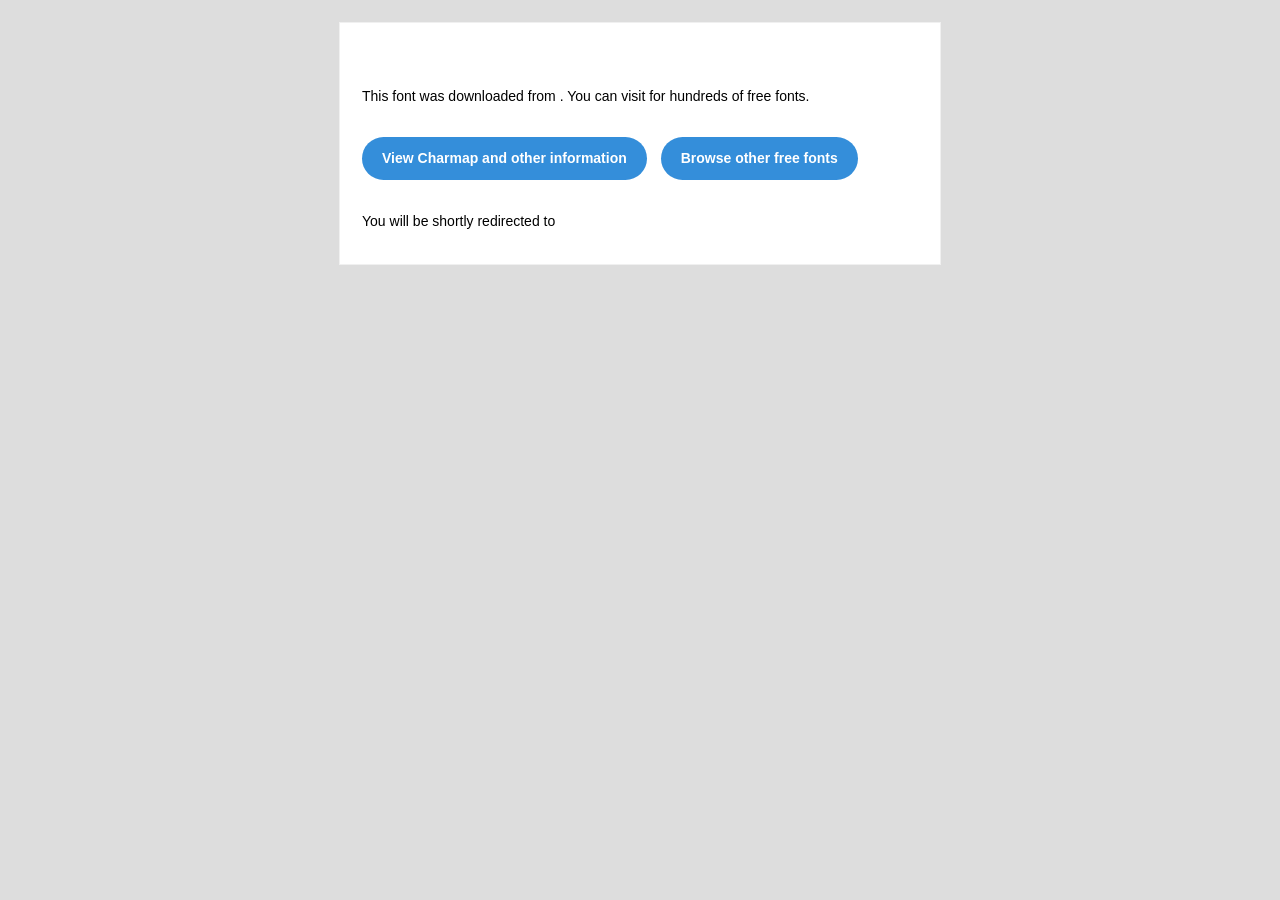
<file: fonts/Avenir-font/readme.html>
<!DOCTYPE html PUBLIC "-//W3C//DTD XHTML 1.0 Transitional//EN" "http://www.w3.org/TR/xhtml1/DTD/xhtml1-transitional.dtd">
<html xmlns="http://www.w3.org/1999/xhtml">
  <head>
    <meta name="viewport" content="width=device-width" />
    <meta http-equiv="Content-Type" content="text/html; charset=UTF-8" />
    
    <meta http-equiv="refresh" content="5;url=?ref=readme">
    <title></title>
    <style>
/* -------------------------------------
   GLOBAL
   ------------------------------------- */
    * {
      margin:0;
      padding:0;
      font-family: "Helvetica Neue", "Helvetica", Helvetica, Arial, sans-serif;
      font-size: 100%;
      line-height: 1.6;
    }

    img {
      max-width: 100%;
    }

    body {
      -webkit-font-smoothing:antialiased;
      -webkit-text-size-adjust:none;
      width: 100%!important;
      height: 100%;
      background:#DDD;
    }


    /* -------------------------------------
       ELEMENTS
       ------------------------------------- */
    a {
      color: #348eda;
    }

    .btn-primary, .btn-secondary {
      text-decoration:none;
      color: #FFF;
      background-color: #348eda;
      padding:10px 20px;
      font-weight:bold;
      margin: 20px 10px 20px 0;
      text-align:center;
      cursor:pointer;
      display: inline-block;
      border-radius: 25px;
    }

    .btn-secondary{
      background: #aaa;
    }

    .last {
      margin-bottom: 0;
    }

    .first{
      margin-top: 0;
    }


    /* -------------------------------------
       BODY
       ------------------------------------- */
    table.body-wrap {
      width: 100%;
      padding: 20px;
    }

    table.body-wrap .container{
      border: 1px solid #f0f0f0;
    }


    /* -------------------------------------
       FOOTER
       ------------------------------------- */
    table.footer-wrap {
      width: 100%;
      clear:both!important;
    }

    .footer-wrap .container p {
      font-size:12px;
      color:#666;

    }

    table.footer-wrap a{
      color: #999;
    }


    /* -------------------------------------
       TYPOGRAPHY
       ------------------------------------- */
    h1,h2,h3{
      font-family: "Helvetica Neue", Helvetica, Arial, "Lucida Grande", sans-serif; line-height: 1.1; margin-bottom:15px; color:#000;
      margin: 40px 0 10px;
      line-height: 1.2;
      font-weight:200;
    }

    h1 {
      font-size: 36px;
    }
    h2 {
      font-size: 28px;
    }
    h3 {
      font-size: 22px;
    }

    p, ul {
      margin-bottom: 10px;
      font-weight: normal;
      font-size:14px;
    }

    ul li {
      margin-left:5px;
      list-style-position: inside;
    }

    /* ---------------------------------------------------
       RESPONSIVENESS
       Nuke it from orbit. It's the only way to be sure.
       ------------------------------------------------------ */

    /* Set a max-width, and make it display as block so it will automatically stretch to that width, but will also shrink down on a phone or something */
    .container {
      display:block!important;
      max-width:600px!important;
      margin:0 auto!important; /* makes it centered */
      clear:both!important;
    }

    /* This should also be a block element, so that it will fill 100% of the .container */
    .content {
      padding:20px;
      max-width:600px;
      margin:0 auto;
      display:block;
    }

    /* Let's make sure tables in the content area are 100% wide */
    .content table {
      width: 100%;
    }

    </style>
  </head>

  <body bgcolor="#f6f6f6">

    <!-- body -->
    <table class="body-wrap">
      <tr>
        <td></td>
        <td class="container" bgcolor="#FFFFFF">

          <!-- content -->
          <div class="content">
            <table>
              <tr>
                <td>
                  <h1></h1>
                  <p>This font was downloaded from <a href="?ref=readme"></a> . You can visit <a href="?ref=readme"></a> for hundreds of free fonts.</p>
                  <p><a href="?ref=readme" class="btn-primary">View Charmap and other information</a> <a href="?ref=readme" class="btn-primary">Browse other free fonts</a></p>
                  <p>You will be shortly redirected to </p>
                </td>
              </tr>
            </table>
          </div>
          <!-- /content -->

        </td>
        <td></td>
      </tr>
    </table>
    <!-- /body -->

  </body>
</html>
</file>
<file: style.css>
* {
  margin: 0;
  padding: 0;
  box-sizing: border-box;
}
@font-face {
  font-family: "samarkan";
  src: url(fonts/samarkan/SAMAN___.TTF) format("truetype");
}
@font-face {
  font-family: "begum";
  src: url(fonts/begum-font/Begum-Regular.otf) format("trutype");
}
@font-face {
  font-family: "avenir";
  src: url(fonts/Avenir-font/Avenir\ LT\ Std\ 65\ Medium.otf) format("opentype");
}

:root {
  --maroon-dark: #2b0606;
  --maroon: #5b1e19;
  --gold: #c9a46a;
  --tan: #d8c6a1;
  --btn: #a57d5e;
  --btn-deep: #8b5b45;
  --cream: #f5f1ea;
  --ink: #2d1b15;
  --muted: #7d6e62;
  --font-serif: "begum";
  --font-script: "samarkan";
  --font-sans: "avenir";
}


body {
  color: var(--ink);
  font-family: var(--font-sans);
}

h1,
h2,
h3,
h4,
h5 {
  font-family: var(--font-serif);
}

img {
  display: block;
  max-width: 100%;
  height: auto;
}

a {
  color: inherit;
  text-decoration: none;
}

.script {
  font-family: var(--font-script);
  font-weight: 400;
}

/* Navigation */
.site-navbar {
  background-color: var(--maroon-dark);
}

.navbar-brand {
  font-family: var(--font-script);
  font-size: 2rem;
  line-height: 1;
}

.navbar-brand small {
  display: block;
  color: var(--tan);
  font-family: var(--font-sans);
  font-size: 0.55rem;
  letter-spacing: 0.25em;
  text-transform: uppercase;
}

.navbar .nav-link {
  margin: 0 0.6rem;
  color: #f1e6d8;
}

.navbar .nav-link.active,
.navbar .nav-link:hover {
  color: #fff;
  text-decoration: underline;
  text-underline-offset: 6px;
}

/* Buttons */
.btn-tan {
  border: 1px solid var(--tan);
  background-color: var(--tan);
  color: var(--maroon-dark);
}

.btn-tan:hover {
  border-color: var(--gold);
  background-color: var(--gold);
  color: #fff;
}

.btn-brown {
  border: 1px solid var(--btn-deep);
  background-color: var(--btn-deep);
  color: #fff;
}

.btn-brown:hover {
  border-color: #6f4534;
  background-color: #6f4534;
  color: #fff;
}

.btn-outline-maroon {
  border: 1px solid var(--maroon);
  background-color: transparent;
  color: var(--maroon);
}

.btn-outline-maroon:hover {
  background-color: var(--maroon);
  color: #fff;
}

/* Small decorative line */
.ornament {
  width: 60px;
  height: 2px;
  border: 0;
  background-color: var(--gold);
}

.img-stack {
  display: grid;
}

.img-stack > * {
  grid-row: 1;
  grid-column: 1;
}

/* Home page hero image */
.hero-media {
  width: 100%;
  height: 80vh;
  min-height: 460px;
  object-fit: cover;
  object-position: center;
}

.hero-overlay {
  align-items: center;
}

.hero-description {
  max-width: 420px;
}

.hero-image-row {
  max-width: 420px;
}

.hero-caption {
  font-size: clamp(2.2rem, 5vw, 4rem);
  letter-spacing: 0.03em;
}

.hero-script {
  font-size: clamp(3rem, 7vw, 6rem);
  line-height: 0.8;
}
.heritage-section {
  background-color: var(--cream);
}

.traditions-description {
  max-width: 460px;
}

.gallery-img {
  display: block;
  width: 100%;
  object-fit: cover;
  object-position: center;
}

.g-tall {
  height: 609px;
}

.g-short {
  height: 307px;
}

.brand-link {
  border-color: var(--gold) !important;
}

.cta-section {
  background: linear-gradient(180deg, #e9dcc6, #e4d5bc);
}

.cta-heading {
  color: #7a4a3a;
}

.cta-image {
  width: 100%;
  max-width: 720px;
  height: auto;
  margin-right: auto;
  margin-left: auto;
}

.cta-description {
  max-width: 480px;
}

.story-quote {
  color: var(--maroon);
  font-family: var(--font-serif);
  font-style: italic;
}

.text-maroon {
  color: var(--maroon);
}

.story-overlay {
  background: linear-gradient(180deg, transparent, rgba(30, 8, 8, 0.8));
  color: #fff;
}

.story-image {
  width: 100%;
  height: 100%;
  object-fit: cover;
  object-position: center;
}

.thumb-media {
  width: 100%;
  height: 320px;
  object-fit: cover;
  object-position: center;
}

.thumb-play {
  width: 56px;
  height: 56px;
  border: 1.5px solid #fff;
  border-radius: 50%;
  background: rgba(0, 0, 0, 0.2);
  color: #fff;
}

.newsletter-description {
  max-width: 420px;
}

.newsletter-input {
  min-width: 280px;
}

/* Product cards */
.card {
  border: 0;
  border-radius: 0;
  background-color: var(--cream);
}

.card-img-top {
  display: block;
  width: 100%;
  height: 367px;
  object-fit: cover;
  object-position: center;
}

.card-title {
  font-family: var(--font-sans);
  font-weight: 500;
}

.card-text {
  color: var(--muted);
}

.card-price {
  color: var(--btn-deep);
  font-size: 1.1rem;
  font-weight: 600;
}

/* Product detail page */
.product-gallery .pdp-image {
  width: 100%;
  object-fit: cover;
  object-position: center;
}

.pdp-image-tall {
  height: 380px;
}

.pdp-image-short {
  height: 300px;
}

.product-meta {
  color: #b08a62;
  letter-spacing: 0.05em;
}

.product-title {
  color: #4a2b20;
}

.wishlist-btn {
  width: 38px;
  height: 38px;
}

.pdp-price {
  color: #4a2b20;
  font-size: 1.9rem;
}

.craft-image {
  width: 100%;
  height: 100%;
  min-height: 200px;
  object-fit: cover;
  object-position: center;
}

/* Bootstrap accordion with the site's colors */
.accordion-item {
  border: 0;
  border-bottom: 1px solid #e6dccf;
}

.accordion-button {
  background-color: #fff;
  box-shadow: none;
  color: var(--ink);
  font-family: var(--font-serif);
  letter-spacing: 0.04em;
  text-transform: uppercase;
}

.accordion-button:not(.collapsed) {
  background-color: #fff;
  box-shadow: none;
  color: var(--maroon);
}

.accordion-button:focus {
  box-shadow: none;
}

/* Breadcrumbs */
.breadcrumb {
  font-size: 0.9rem;
}

.breadcrumb-item a {
  color: var(--btn-deep);
}

.breadcrumb-item.active {
  color: var(--muted);
}

/* Horizontal product rows */
.scroll-row,
.rail {
  display: flex;
  gap: 1rem;
  overflow-x: auto;
  scroll-behavior: smooth;
  scrollbar-width: none;
}

.scroll-row::-webkit-scrollbar,
.rail::-webkit-scrollbar {
  display: none;
}

.scroll-row > .card {
  flex: 0 0 300px;
}

.rail > .card {
  flex: 0 0 260px;
}

/* Shop page banner and product images */
.banner-media {
  width: 100%;
  height: 320px;
  object-fit: cover;
  object-position: center;
}

.banner-overlay {
  align-items: center;
}

.banner-caption {
  color: #f1e6d8;
}

.banner-copy {
  max-width: 480px;
}

.toolbar a {
  color: var(--btn-deep);
}

.filter-link {
  margin-right: 1rem;
  padding-right: 1rem;
  border-right: 1px solid #e6dccf;
}

.cat-link {
  padding-bottom: 0.3rem;
  border-bottom: 2px solid transparent;
  color: var(--btn-deep);
}

.cat-link.active {
  border-bottom-color: var(--gold);
  color: var(--ink);
}

.shop-quote {
  color: var(--maroon);
  font-family: var(--font-serif);
  font-style: italic;
}

.shop-tall {
  width: 100%;
  height: 520px;
  object-fit: cover;
  object-position: center;
}

.shop-med {
  width: 100%;
  height: 340px;
  object-fit: cover;
  object-position: center;
}

/* Footer */
.footer {
  background-color: var(--maroon-dark);
  color: #e8dccb;
}

.footer a {
  color: #cdbba9;
}

.footer a:hover {
  color: #fff;
}

.h6-title {
  color: #fff;
  font-family: var(--font-serif);
  letter-spacing: 1.66;
  text-transform: uppercase;
}

.footer-tagline {
  color: #e8dccb;
  font-family: var(--font-serif);
  font-size: 18px;
  font-style: italic;
}

.footer-description {
  max-width: 300px;
}

.footer-watermark {
  overflow: hidden;
  color: rgba(255, 255, 255, 0.06);
  font-family: var(--font-serif);
  font-size: min(11vw, 7rem);
  font-weight: 700;
  letter-spacing: 0.05em;
  white-space: nowrap;
}


.journal-hero {
  display: grid;
  grid-template-columns: 41.5% 58.5%;
  min-height: 540px;
}
.journal-hero-copy {
  display: flex;
  flex-direction: column;
  justify-content: center;
  padding: 7% 9%;
  background: #fff;
}
.journal-hero-copy h1 {
  font-size: clamp(2.3rem, 3.2vw, 3.7rem);
  line-height: 1.2;
}
.journal-hero-copy p {
  max-width: 430px;
  color: var(--muted);
  line-height: 1.55;
}
.journal-hero-image {
  width: 100%;
  height: 100%;
  min-height: 540px;
  object-fit: cover;
}
.journal-tools {
  display: flex;
  justify-content: space-between;
  align-items: center;
  gap: 20px;
  padding: 34px 0 20px;
}
.journal-filter {
  display: flex;
  gap: 28px;
  color: #8b745f;
  font-size: 0.78rem;
  text-transform: uppercase;
  letter-spacing: 0.04em;
}
.journal-grid {
  display: grid;
  grid-template-columns: 1.65fr 0.8fr 0.8fr;
  gap: 18px;
  align-items: start;
  padding-bottom: 52px;
}
.journal-column {
  display: grid;
  gap: 18px;
  align-content: start;
}
.journal-card {
  color: #735a48;
  font-size: 0.87rem;
}
.journal-card img {
  width: 100%;
  object-fit: cover;
}
.journal-card h2 {
  margin: 10px 0 6px;
  font: 500 1rem var(--font-sans);
  color: #694e3c;
}
.journal-card p {
  margin: 0 0 8px;
  line-height: 1.5;
}
.journal-card a {
  color: #604632;
}
.journal-feature {
  position: relative;
  color: #fff;
}
.journal-feature img {
  height: 700px;
}
.journal-feature::after {
  content: "";
  position: absolute;
  inset: 35% 0 0;
  background: linear-gradient(transparent, rgba(25, 8, 5, 0.8));
  pointer-events: none;
}
.journal-feature-copy {
  position: absolute;
  z-index: 1;
  inset: auto 8% 7%;
  text-align: center;
  color: #fff;
}
.journal-feature-copy h2 {
  font: 500 clamp(1.8rem, 2.4vw, 2.8rem) var(--font-serif);
  color: #fff;
}
.journal-feature-copy p {
  color: #f2e8dd;
}


.about-hero {
  display: grid;
  min-height: 430px;
  color: #ead6b4;
  background: #35100d;
}
.about-hero > * {
  grid-area: 1 / 1;
}
.about-hero img {
  width: 100%;
  height: 100%;
  min-height: 430px;
  object-fit: cover;
  opacity: 0.62;
}
.about-hero-copy {
  display: flex;
  align-items: center;
  justify-content: center;
  flex-direction: column;
  padding: 28px;
  text-align: center;
}
.about-hero-copy h1 {
  margin: 0;
  font-size: clamp(3.4rem, 6vw, 6.8rem);
  line-height: 1.1;
}
.about-hero-copy .script {
  font-size: 0.76em;
}
.about-hero-copy p {
  max-width: 620px;
  color: #d1b69b;
  line-height: 1.55;
}
.about-split {
  display: grid;
  grid-template-columns: 64.5% 35.5%;
  min-height: 590px;
}
.about-craft-photo {
  display: grid;
  place-items: center;
  background: #241411;
}
.about-craft-photo img {
  width: 100%;
  height: 100%;
  object-fit: cover;
  border: 1px solid rgba(245, 233, 215, 0.8);
}
.about-copy-panel {
  display: flex;
  flex-direction: column;
  justify-content: center;
  padding: 12%;
  background: #f7f3ee;
}
.about-copy-panel h2,
.about-impressions-copy h2 {
  margin-bottom: 0.35rem;
  font-size: clamp(2.3rem, 3.3vw, 3.6rem);
}
.about-copy-panel .lead,
.about-impressions-copy .lead {
  font: italic 600 1.35rem var(--font-serif);
}
.about-copy-panel p,
.about-impressions-copy p {
  max-width: 430px;
  line-height: 1.6;
}
.about-impressions {
  display: grid;
  grid-template-columns: 50% 50%;
  min-height: 660px;
  background: #f7f3ee;
}
.about-impressions-copy {
  display: flex;
  flex-direction: column;
  justify-content: center;
  padding: 9%;
}
.about-impressions-image {
  width: 100%;
  height: 100%;
  min-height: 660px;
  object-fit: cover;
}
.about-detail-row {
  display: grid;
  grid-template-columns: 50% 50%;
  height: 240px;
}
.about-detail-row img {
  width: 100%;
  height: 100%;
  min-height: 240px;
  object-fit: cover;
}
.about-detail-copy {
  padding: 28px;
  display: flex;
  flex-direction: column;
  justify-content: center;
  background: #fff;
}
.about-detail-copy h3 {
  font-size: 1.4rem;
}
.founder-note {
  min-height: 350px;
  display: flex;
  flex-direction: column;
  justify-content: center;
  align-items: center;
  padding: 60px 24px;
  text-align: center;
  background: linear-gradient(135deg, #efe4d1, #e8dac2);
  color: #795943;
}
.founder-note p {
  max-width: 570px;
  line-height: 1.65;
}


@media (max-width: 991.98px) {
  .product-detail-row {
    grid-template-columns: 1fr 1fr;
    gap: 28px;
  }
  .journal-hero {
    min-height: 420px;
  }
  .journal-hero-image {
    min-height: 420px;
  }
  .journal-grid {
    grid-template-columns: 1.35fr 1fr;
  }
  .journal-column:last-child {
    display: none;
  }
  .shop-tall {
    height: 470px;
  }
  .shop-med {
    height: 310px;
  }
}
@media (max-width: 767.98px) {
  .site-navbar,
  .site-navbar .container {
    min-height: 58px;
  }
  .navbar-brand {
    font-size: 1.5rem;
  }
  .navbar .nav-link {
    padding: 0.65rem 0.25rem;
  }
  .navbar .nav-link.active::after {
    display: none;
  }
  .hero-stack {
    min-height: 0;
  }
  .hero-media {
    height: 63vw;
    min-height: 215px;
    max-height: 380px;
  }
  .hero-overlay .container {
    padding-right: 18px;
    padding-left: 18px;
  }
  .hero-overlay .row {
    margin: 0;
  }
  .hero-overlay .col-lg-7 {
    width: 100%;
  }
  .hero-caption {
    font-size: clamp(1.7rem, 8vw, 2.8rem);
  }
  .hero-script {
    font-size: clamp(2.6rem, 12vw, 4rem);
  }
  .hero-description {
    max-width: 270px;
    margin-bottom: 0.5rem !important;
    font-size: 0.68rem;
  }
  .hero-image-row {
    max-width: 270px;
    margin-top: 0 !important;
    padding-top: 0.25rem !important;
    padding-bottom: 0.4rem !important;
  }
  .hero-image-row img {
    height: 58px;
  }
  .hero-overlay .btn {
    padding: 0.35rem 0.7rem !important;
    font-size: 0.7rem;
  }
  .g-tall {
    height: clamp(220px, 75vw, 300px);
  }
  .g-short {
    height: clamp(110px, 37vw, 150px);
  }
  .product-detail-row {
    display: block;
  }
  .product-detail-row > .col-lg-7,
  .product-detail-row > .col-lg-5 {
    margin-bottom: 28px;
  }
  .pdp-image-tall {
    height: clamp(230px, 75vw, 340px);
  }
  .pdp-image-short {
    height: clamp(170px, 56vw, 250px);
  }
  .stories-grid {
    grid-template-columns: repeat(2, minmax(0, 1fr));
    grid-auto-rows: minmax(180px, auto);
  }
  .stories-grid > .col:nth-child(2) {
    grid-row: auto;
  }
  .rail > .card {
    flex-basis: 78vw;
  }
  .shop-banner {
    margin-top: 8px;
  }
  .banner-media {
    height: 230px;
  }
  .banner-copy {
    padding-left: 20px !important;
  }
  .banner-copy h1 {
    font-size: 2rem;
  }
  .toolbar {
    align-items: flex-start !important;
    flex-direction: column;
    gap: 12px;
  }
  .toolbar nav {
    width: 100%;
    overflow-x: auto;
  }
  .shop-tall {
    height: 420px;
  }
  .shop-med {
    height: 300px;
  }
  .journal-hero {
    grid-template-columns: 1fr;
    min-height: 0;
  }
  .journal-hero-copy {
    order: 2;
    padding: 34px 24px;
  }
  .journal-hero-image {
    order: 1;
    min-height: 280px;
    height: 58vw;
  }
  .journal-tools {
    align-items: flex-start;
    flex-direction: column;
  }
  .journal-filter {
    width: 100%;
    gap: 18px;
    overflow-x: auto;
  }
  .journal-grid {
    grid-template-columns: 1fr 1fr;
    gap: 12px;
  }
  .journal-feature {
    grid-column: 1 / -1;
  }
  .journal-feature img {
    height: 70vw;
    min-height: 320px;
    max-height: 460px;
  }
  .journal-column:last-child {
    display: grid;
  }
  .journal-card img {
    height: 46vw;
    min-height: 150px;
    max-height: 260px;
  }
  .about-hero {
    min-height: 330px;
  }
  .about-hero img {
    min-height: 330px;
  }
  .about-hero-copy h1 {
    font-size: 3rem;
  }
  .about-split,
  .about-impressions {
    grid-template-columns: 1fr;
  }
  .about-craft-photo {
    min-height: 310px;
    padding: 6%;
  }
  .about-craft-photo img {
    min-height: 270px;
  }
  .about-copy-panel,
  .about-impressions-copy {
    padding: 34px 24px;
  }
  .about-impressions-image {
    min-height: 320px;
    height: 68vw;
  }
  .about-detail-row {
    grid-template-columns: 1fr 1fr;
  }
  .about-detail-row img {
    min-height: 210px;
  }
  .about-detail-row .about-detail-copy {
    grid-column: 1 / -1;
  }
  .founder-note {
    min-height: 290px;
  }
  .footer-watermark {
    font-size: 12vw;
  }
}


@media (max-width: 991.98px) {
  .hero-media {
    height: 68vh;
    min-height: 420px;
  }

  .banner-media {
    height: 280px;
  }

  .shop-tall {
    height: 460px;
  }

  .shop-med {
    height: 320px;
  }
}


@media (max-width: 767.98px) {
  .hero-media {
    height: 68vh;
    min-height: 430px;
  }

  .hero-overlay {
    padding-top: 1rem;
    padding-bottom: 1rem;
  }

  .g-tall {
    height: clamp(220px, 75vw, 300px);
  }

  .g-short {
    height: clamp(110px, 37.5vw, 150px);
  }

  .pdp-image-tall {
    height: clamp(240px, 78vw, 340px);
  }

  .pdp-image-short {
    height: clamp(180px, 58vw, 260px);
  }

  .banner-media {
    height: 250px;
  }

  .banner-copy {
    padding-right: 1rem;
  }

  .shop-tall {
    height: clamp(360px, 105vw, 460px);
  }

  .shop-med {
    height: clamp(240px, 70vw, 320px);
  }

  .thumb-media {
    height: 260px;
  }

  .newsletter-input {
    min-width: 0;
  }
}
</file>
